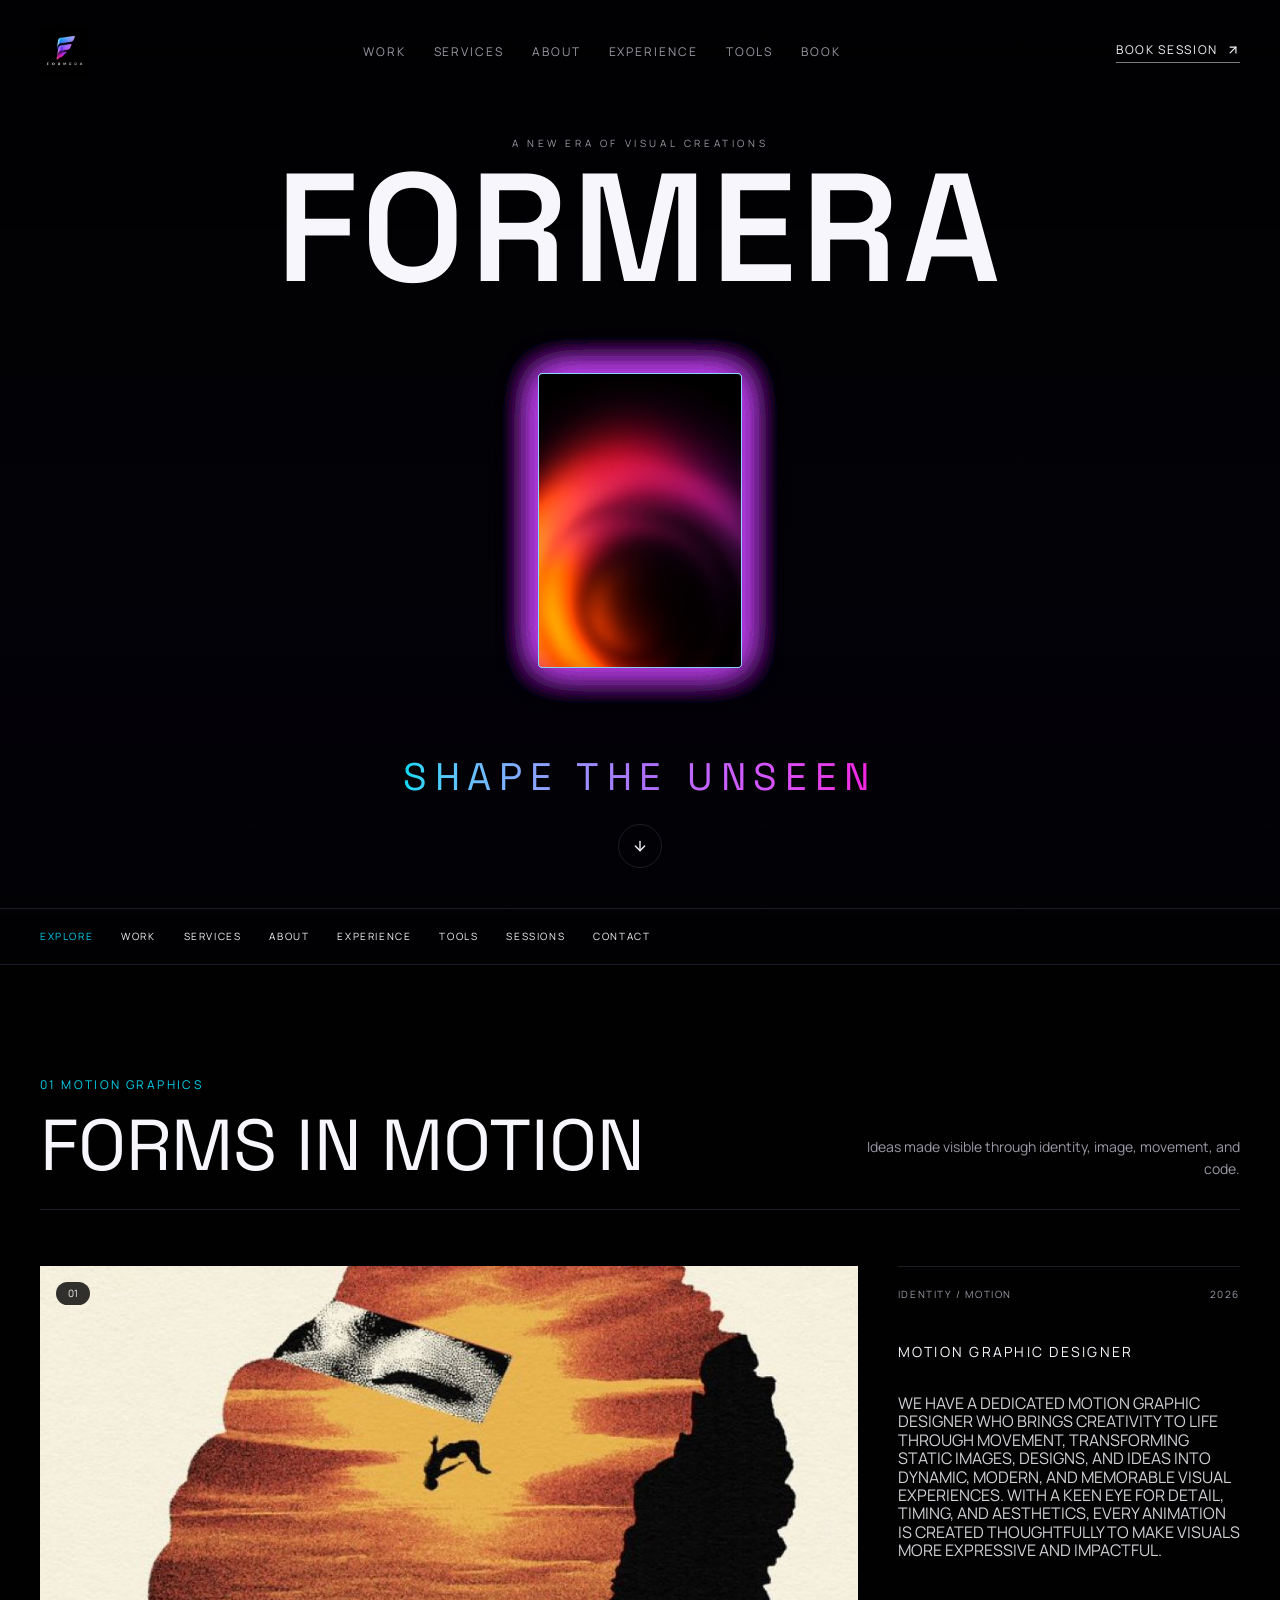
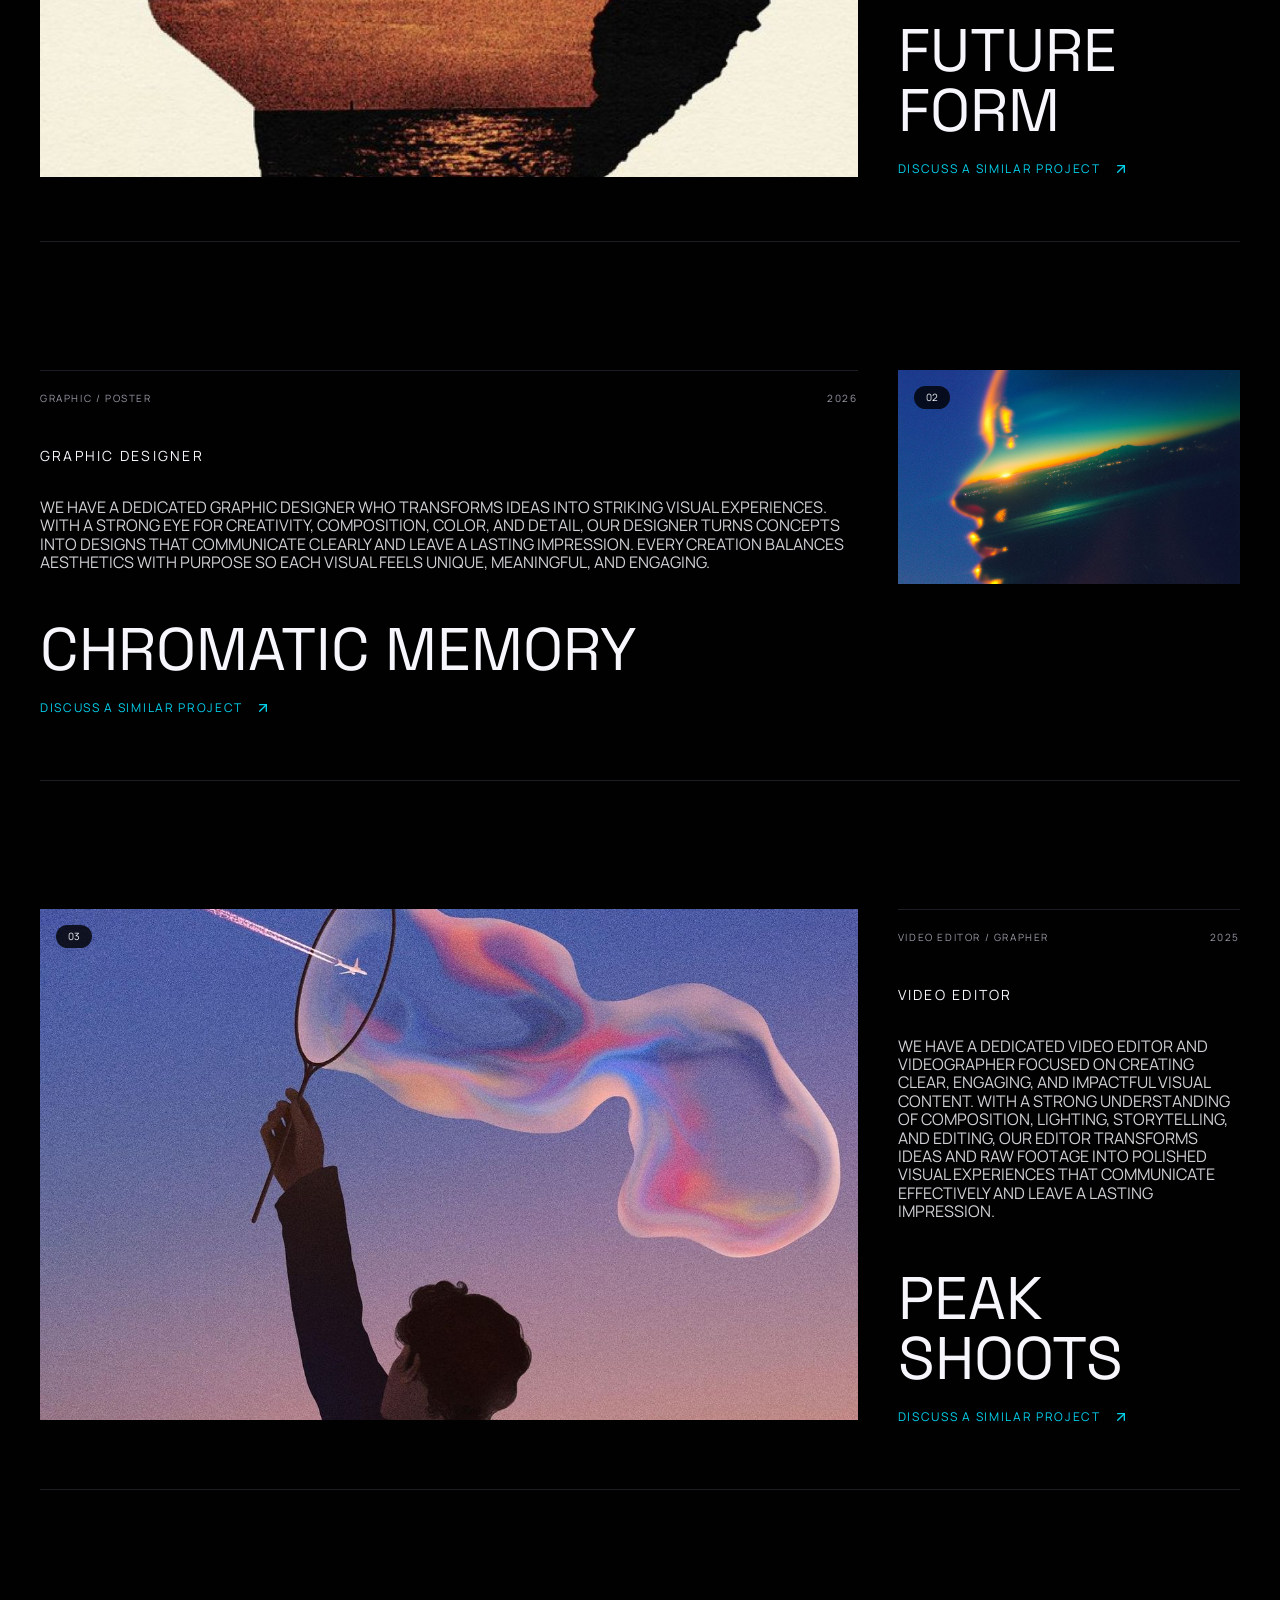
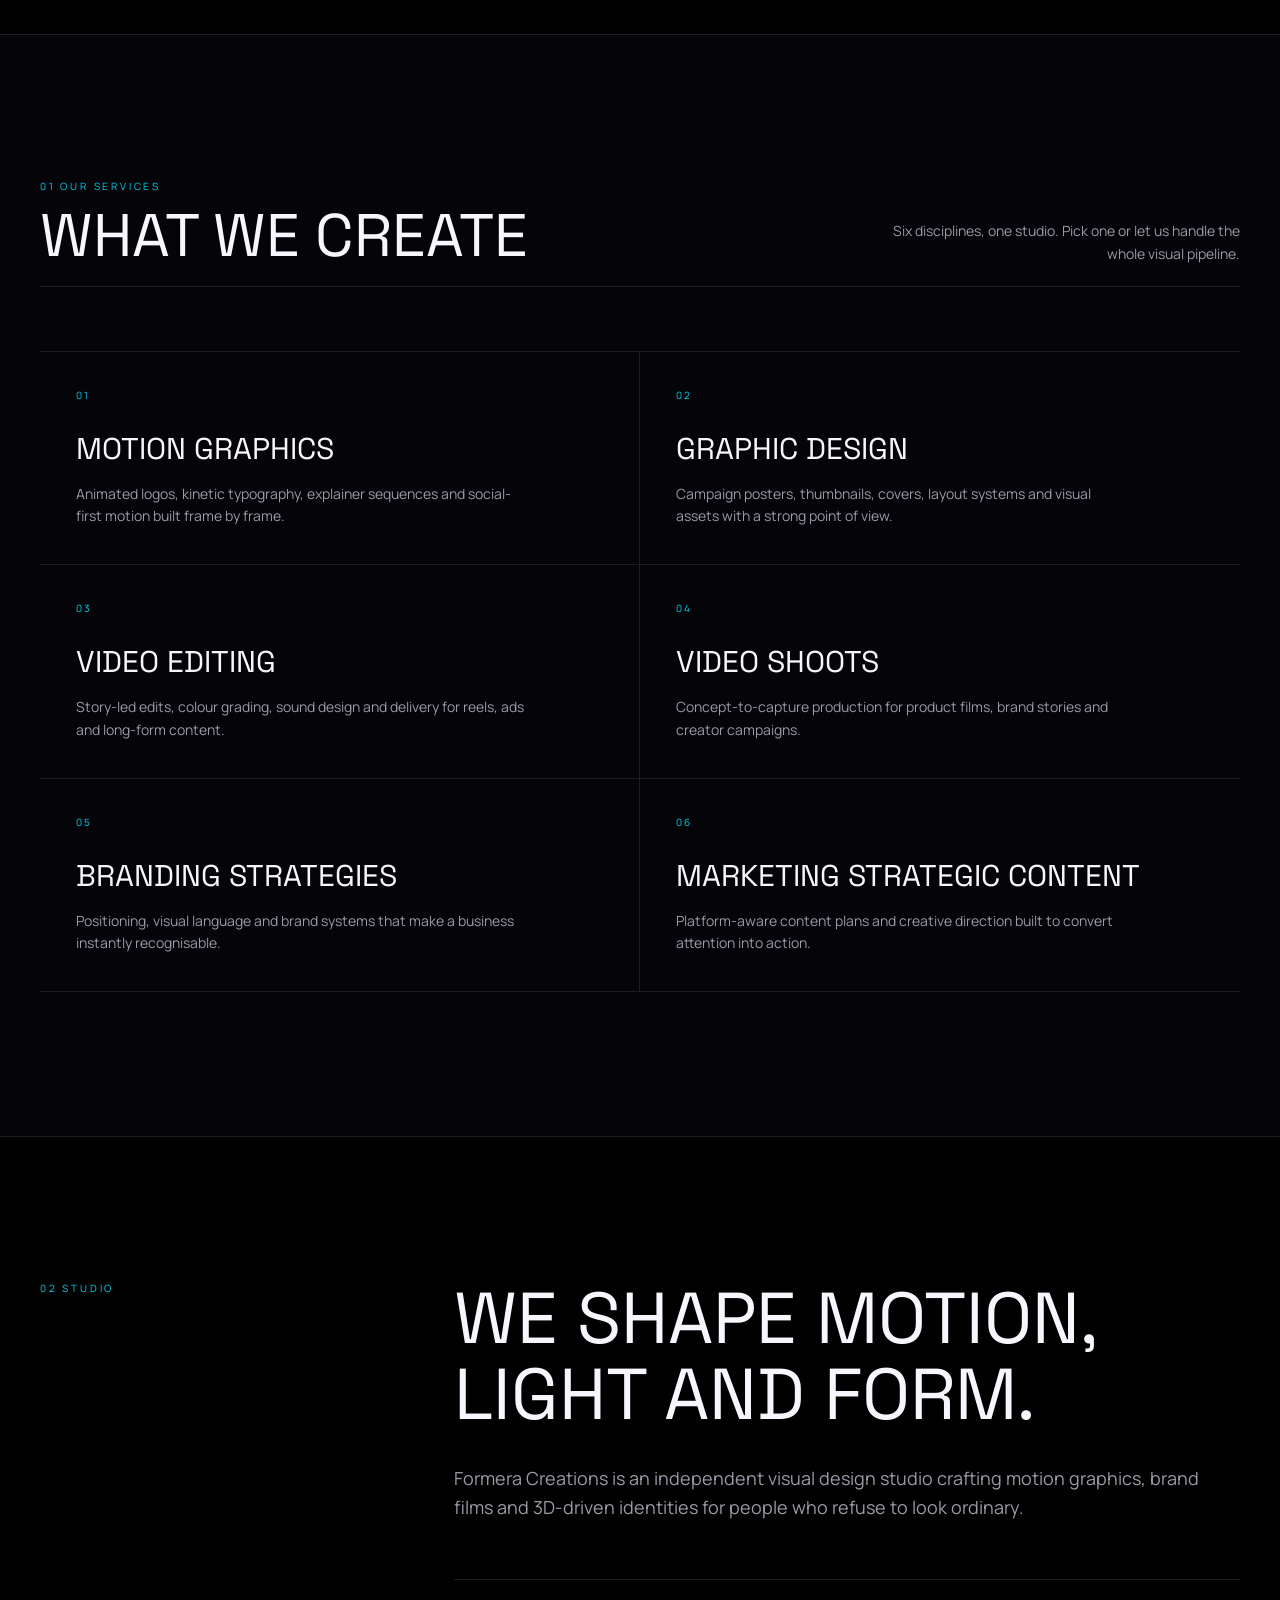
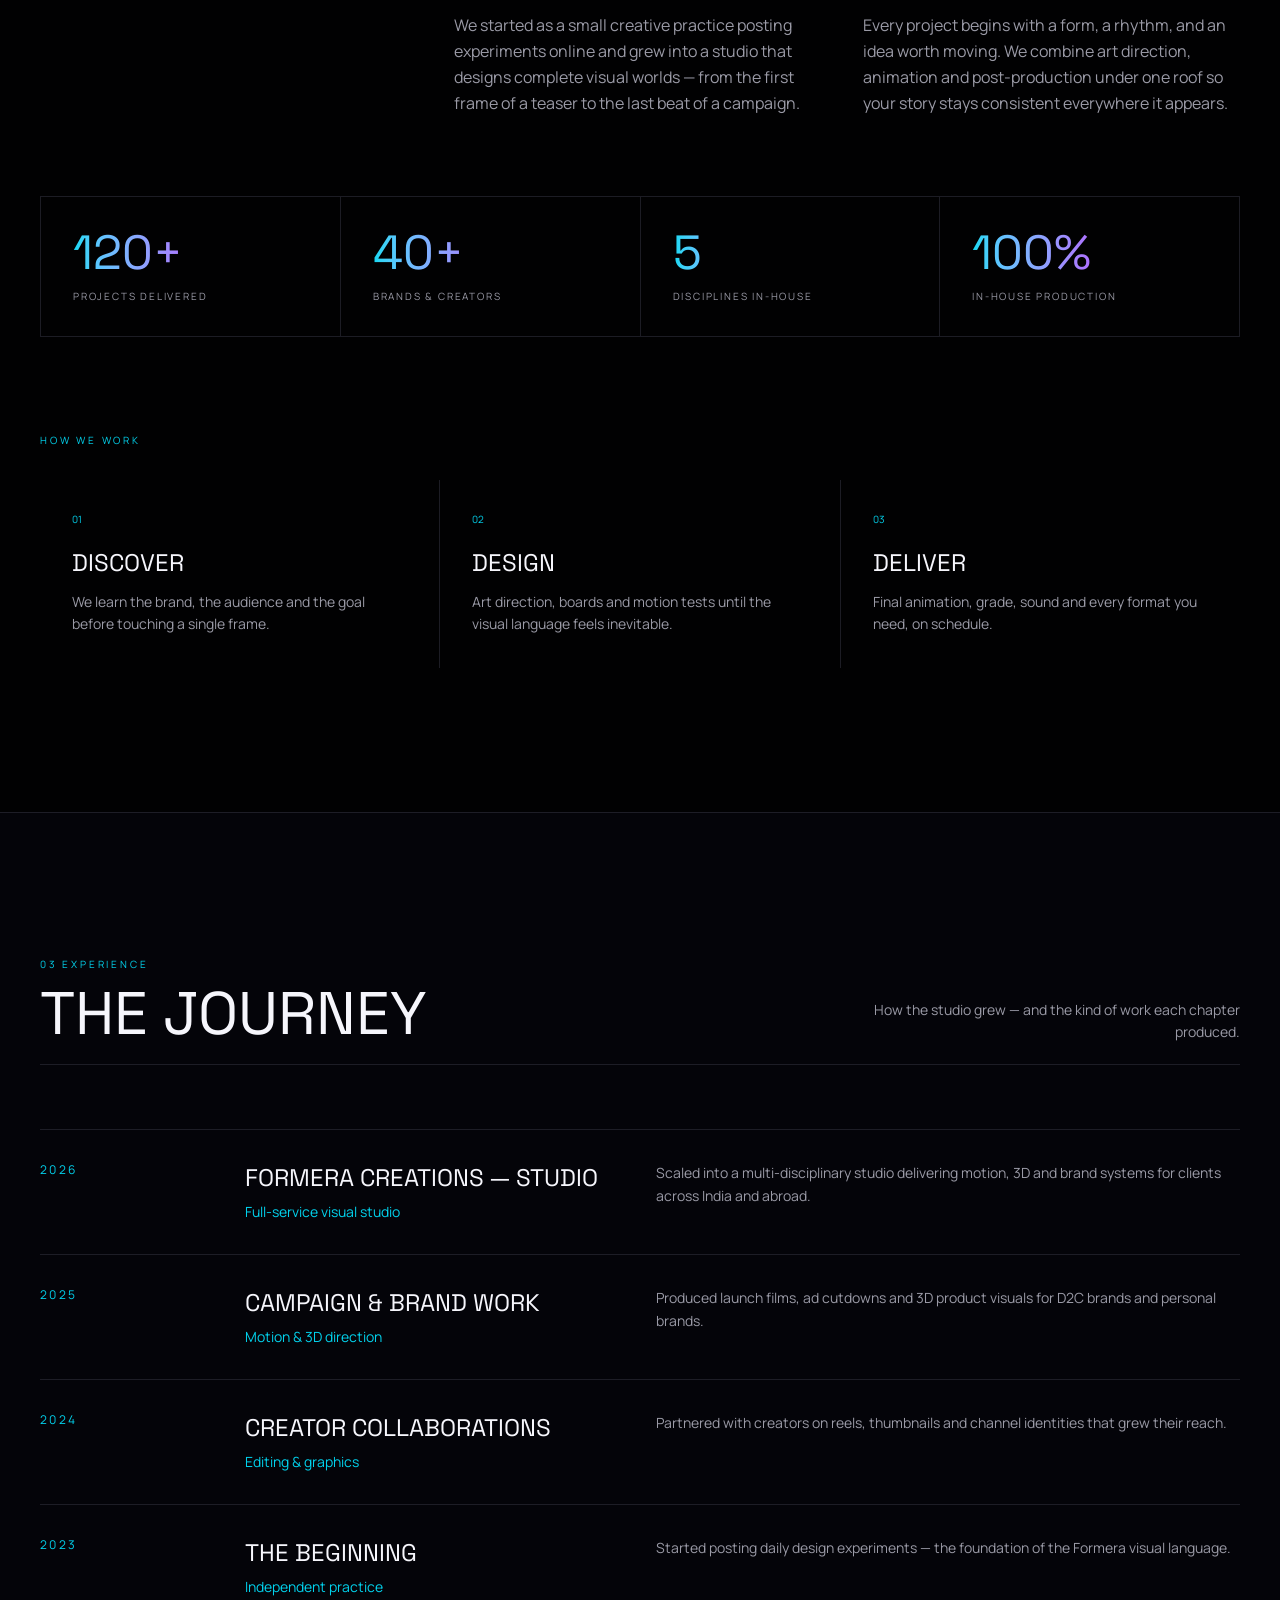
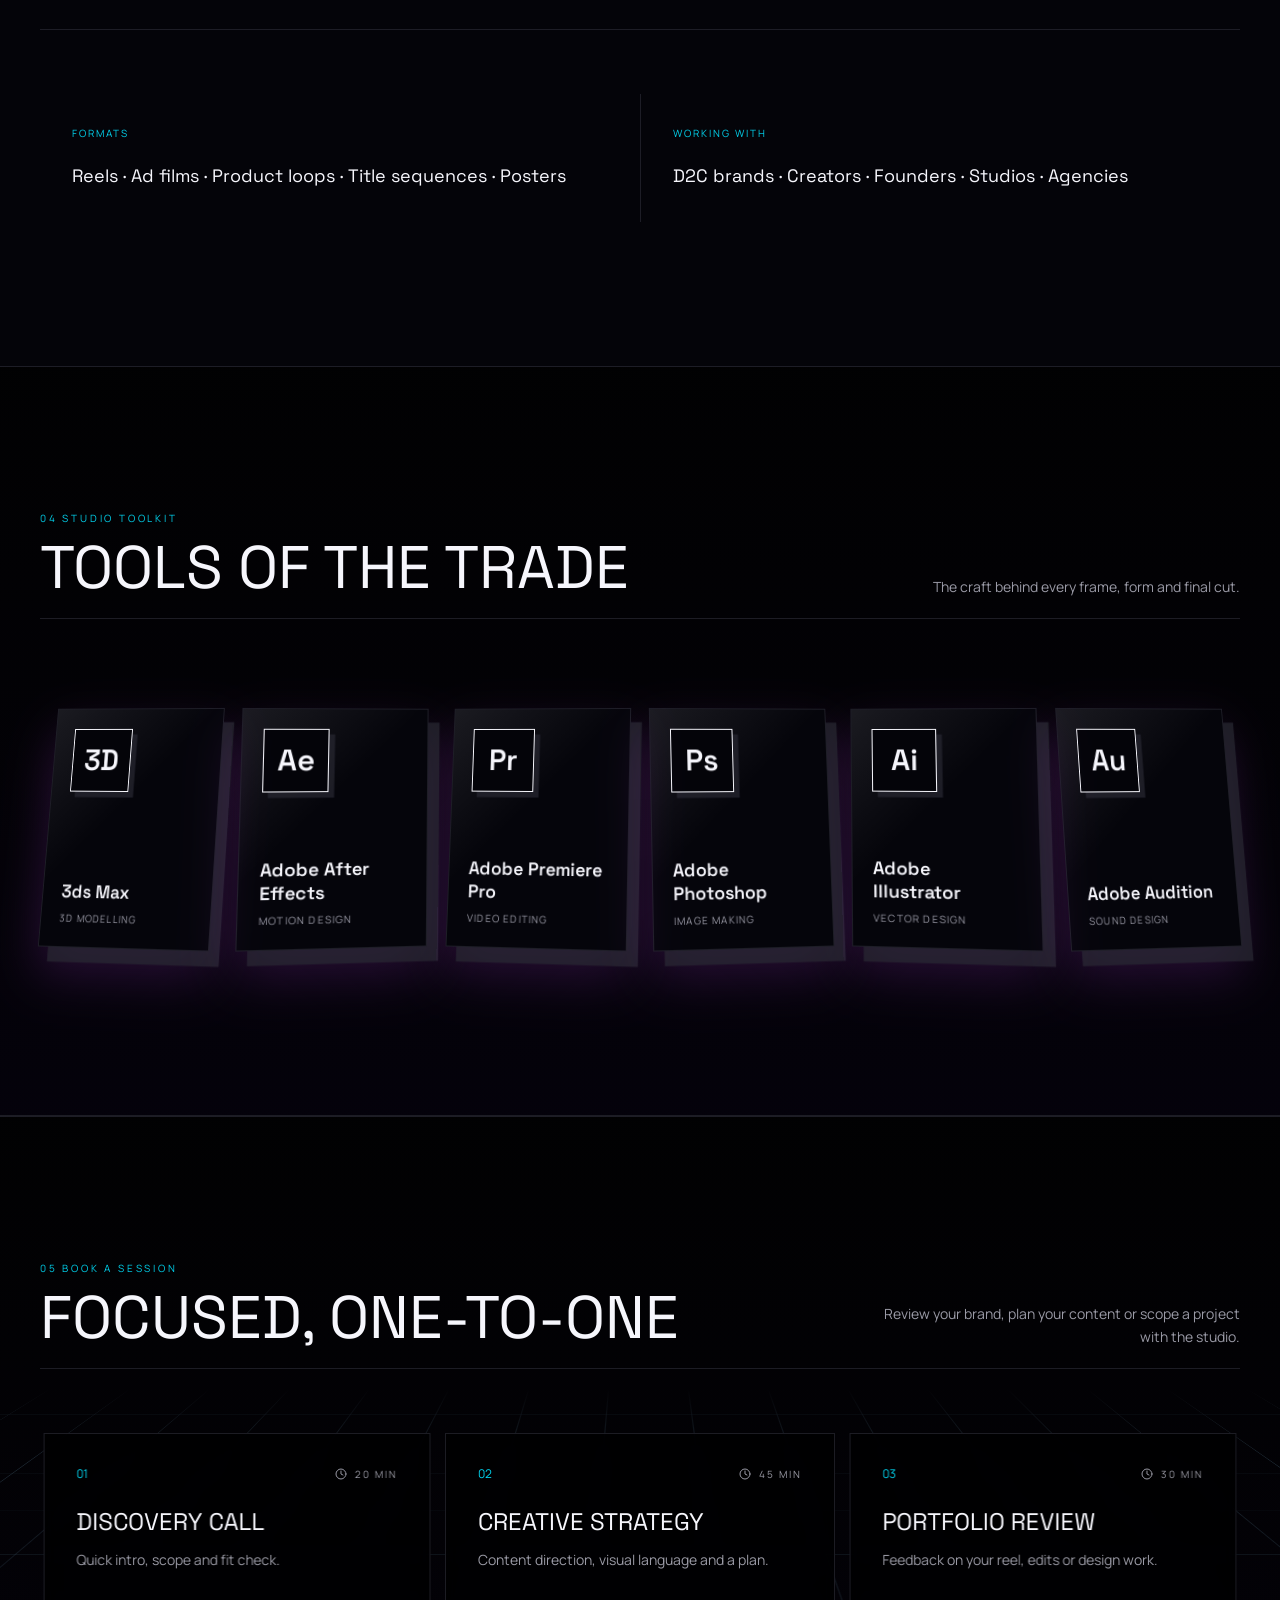
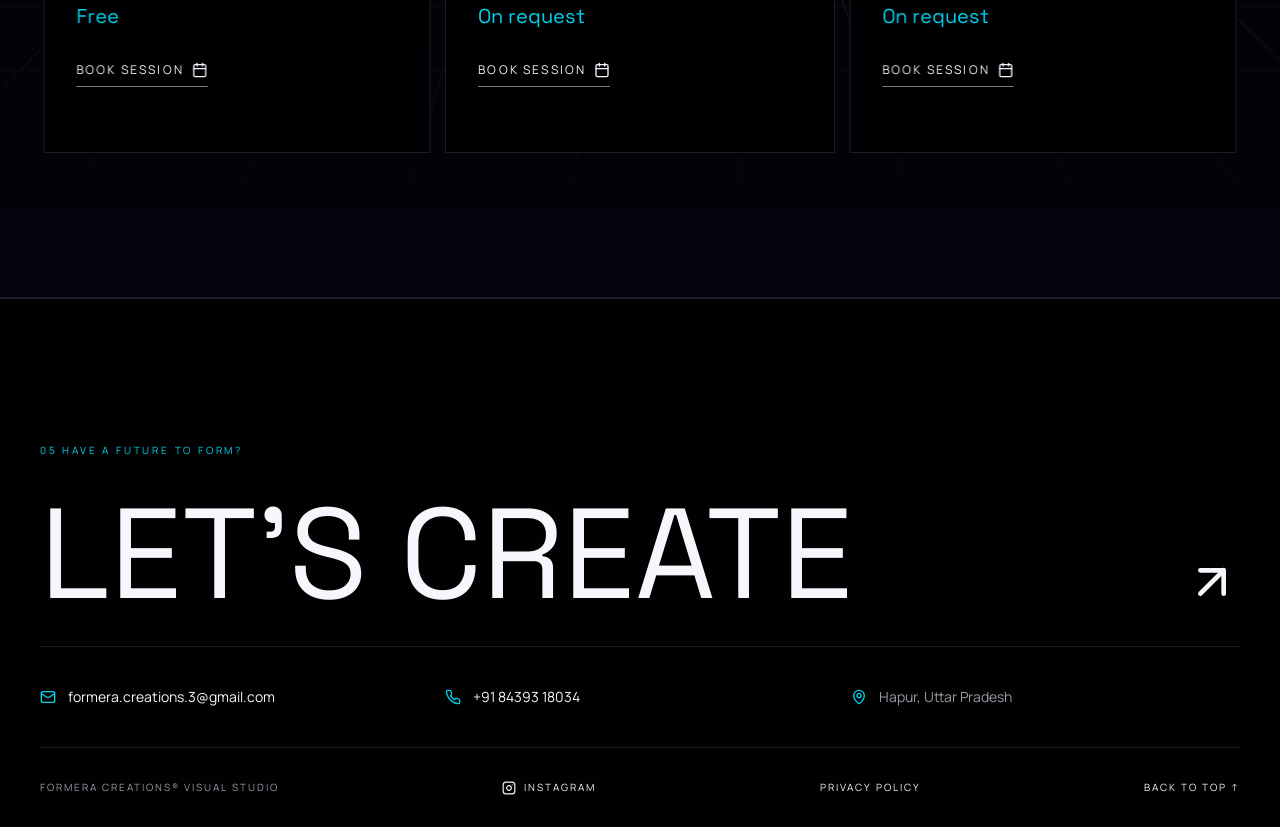
<file: index.html>
<head>
  
<!-- Google Analytics 4 - FORMERA -->
<script async src="https://www.googletagmanager.com/gtag/js?id=G-Q5YD5QLEEW"></script>

<script>
  window.dataLayer = window.dataLayer || [];
  function gtag(){dataLayer.push(arguments);}
  gtag('js', new Date());

  gtag('config', 'G-Q5YD5QLEEW');
</script>

<meta name="google-site-verification" content="IYYLPr7kty9kp2888hiC-dbi23ppqFIYEDWbVmbP9VU" />
    <meta charset="utf-8"/>
    <meta name="viewport" content="width=device-width, initial-scale=1"/>
    <title>Formera | Creative Marketing Agency in Hapur, Uttar Pradesh</title>
    <meta name="description" content="Creative marketing agency in Hapur, Uttar Pradesh (UP). Motion graphics, video editing, graphic design and video shoots for brands across UP and India."/>
    <meta name="author" content="Formera"/>
    <meta property="og:title" content="Formera | Creative Marketing Agency in Hapur, Uttar Pradesh"/>
    <meta property="og:description" content="Creative marketing agency in Hapur, Uttar Pradesh (UP). Motion graphics, video editing, graphic design and video shoots for brands across UP and India."/>
    <meta property="og:type" content="website"/>
    <meta name="twitter:card" content="summary_large_image"/>
    <meta name="keywords" content="creative marketing agency, creative marketing agency in Hapur, creative marketing agency in UP, creative agency in UP, agency in UP, marketing agency in Uttar Pradesh, marketing agency in Hapur, creative agency in Hapur, creative agency Uttar Pradesh, creative agency Western UP, creative agency, marketing agency, motion graphics agency in Hapur, motion graphics agency Uttar Pradesh, video editing agency in Hapur, video editing agency in UP, video editing agency, graphic design agency in Hapur, graphic design agency UP, graphic design agency, advertising agency Hapur, video production Uttar Pradesh, marketing creatives, social media design agency, promotional video agency, branding agency Uttar Pradesh, creative agency India"/>
    <meta name="robots" content="index, follow, max-image-preview:large"/>
    <meta name="geo.region" content="IN-UP"/>
    <meta name="geo.placename" content="Hapur, Uttar Pradesh"/>
    <meta name="geo.country" content="IN"/>
    <meta property="og:url" content="https://formera-08.github.io/formera-in/"/>
   
<!-- FORMERA SOCIAL SHARING METADATA -->

<meta property="og:image"
content="https://formera-08.github.io/formera-in/assets/formera-social-preview.jpg.jpg"/>

<meta property="og:image:secure_url"
content="https://formera-08.github.io/formera-in/assets/formera-social-preview.jpg.jpg"/>

<meta property="og:image:type" content="image/jpeg"/>
<meta property="og:image:width" content="1200"/>
<meta property="og:image:height" content="630"/>

<meta property="og:image:alt"
content="FORMERA - Creative Marketing Agency"/>

<!-- X / TWITTER SOCIAL CARD -->

<meta name="twitter:card" content="summary_large_image"/>

<meta name="twitter:image"
content="https://formera-08.github.io/formera-in/assets/formera-social-preview.jpg.jpg"/>

<meta name="twitter:image:alt"
content="FORMERA - Creative Marketing Agency"/>

    <meta property="og:locale" content="en_IN"/>
    <meta name="twitter:title" content="Formera | Creative Marketing Agency in Hapur, Uttar Pradesh"/>
    <meta name="twitter:description" content="Creative marketing agency in Hapur, Uttar Pradesh (UP). Motion graphics, video editing, graphic design and video shoots for brands across UP and India."/>
    <link rel="preconnect" href="https://fonts.googleapis.com"/>
    <link rel="preconnect" href="https://fonts.gstatic.com" crossorigin="anonymous"/>
    <link rel="stylesheet" href="https://fonts.googleapis.com/css2?family=Manrope:wght@400;500;600&amp;family=Space+Grotesk:wght@400;500;600;700&amp;display=swap"/>
    <link rel="stylesheet" href="css/styles.css"/>
    <link rel="icon" href="favicon.png" type="image/png"/>
    <link rel="canonical" href="https://formera-08.github.io/formera-in/"/>
    <link rel="alternate" hreflang="en-IN" href="https://formera-08.github.io/formera-in/"/>
    <link rel="alternate" hreflang="x-default" href="https://formera-08.github.io/formera-in/"/>
    <link rel="preload" as="image" href="assets/future-form.jpg"/>
    <link rel="preload" as="image" href="assets/chromatic-field.png"/>
    <link rel="preload" as="image" href="assets/city-memory.jpg"/>
    <link rel="preload" as="image" href="assets/crimson-aura.png"/>
    <link rel="preload" as="image" href="assets/velocity.jpg"/>
    <link rel="preload" as="image" href="assets/hue-flow.png"/>
    <link rel="preload" as="image" href="assets/kinetic-cloud.jpg"/>
    <link rel="preload" as="image" href="assets/flight-study.jpg"/>
    <link rel="preload" as="image" href="assets/formera-logo.jpg"/>
 <script type="application/ld+json">
{
  "@context": "https://schema.org",
  "@graph": [
    {
      "@type": "Organization",
      "@id": "https://formera-08.github.io/formera-in/#organization",
      "name": "Formera",
      "alternateName": "Formera Creations",
      "url": "https://formera-08.github.io/formera-in/",
      "logo": "https://formera-08.github.io/formera-in/formera-logo.jpg",
      "description": "Formera is a creative marketing agency offering motion graphics, graphic design, video editing, video shoots and creative marketing services.",
      "email": "formera.creations.3@gmail.com",
      "telephone": "+91 84393 18034",
      "address": {
        "@type": "PostalAddress",
        "addressLocality": "Hapur",
        "addressRegion": "Uttar Pradesh",
        "addressCountry": "IN"
      },
      "sameAs": [
        "https://www.instagram.com/formera_creations.3/",
        "https://topmate.io/formera_creations"
      ]
    },
    {
      "@type": "WebSite",
      "@id": "https://formera-08.github.io/formera-in/#website",
      "url": "https://formera-08.github.io/formera-in/",
      "name": "Formera",
      "publisher": {
        "@id": "https://formera-08.github.io/formera-in/#organization"
      },
      "inLanguage": "en-IN"
    }
  ]
}
</script>
  </head>
  <body>
    <main class="min-h-screen overflow-x-hidden bg-background text-foreground">
      <section class="relative min-h-svh border-b border-border">
        <div class="overflow-hidden absolute inset-0 bg-hero" style="container-type:inline-size">
          <style>@keyframes ish-r-hero{0.00%{transform:translate3d(-11.00cqw,0,-235.38cqw) rotateY(-6.00deg)}4.17%{transform:translate3d(-3.79cqw,0,-204.43cqw) rotateY(-6.92deg)}8.33%{transform:translate3d(2.73cqw,0,-177.09cqw) rotateY(-7.83deg)}12.50%{transform:translate3d(8.60cqw,0,-152.94cqw) rotateY(-8.75deg)}16.67%{transform:translate3d(13.87cqw,0,-131.60cqw) rotateY(-9.67deg)}20.83%{transform:translate3d(18.56cqw,0,-112.75cqw) rotateY(-10.58deg)}25.00%{transform:translate3d(22.72cqw,0,-96.10cqw) rotateY(-11.50deg)}29.17%{transform:translate3d(26.37cqw,0,-81.40cqw) rotateY(-12.42deg)}33.33%{transform:translate3d(29.57cqw,0,-68.40cqw) rotateY(-13.33deg)}37.50%{transform:translate3d(32.34cqw,0,-56.93cqw) rotateY(-14.25deg)}41.67%{transform:translate3d(34.71cqw,0,-46.79cqw) rotateY(-15.17deg)}45.83%{transform:translate3d(36.73cqw,0,-37.83cqw) rotateY(-16.08deg)}50.00%{transform:translate3d(38.42cqw,0,-29.92cqw) rotateY(-17.00deg)}54.17%{transform:translate3d(39.81cqw,0,-22.93cqw) rotateY(-17.92deg)}58.33%{transform:translate3d(40.94cqw,0,-16.76cqw) rotateY(-18.83deg)}62.50%{transform:translate3d(41.84cqw,0,-11.31cqw) rotateY(-19.75deg)}66.67%{transform:translate3d(42.53cqw,0,-6.49cqw) rotateY(-20.67deg)}70.83%{transform:translate3d(43.06cqw,0,-2.23cqw) rotateY(-21.58deg)}75.00%{transform:translate3d(43.43cqw,0,1.53cqw) rotateY(-22.50deg)}79.17%{transform:translate3d(43.69cqw,0,4.85cqw) rotateY(-23.42deg)}83.33%{transform:translate3d(43.85cqw,0,7.78cqw) rotateY(-24.33deg)}87.50%{transform:translate3d(43.94cqw,0,10.37cqw) rotateY(-25.25deg)}91.67%{transform:translate3d(43.98cqw,0,12.66cqw) rotateY(-26.17deg)}95.83%{transform:translate3d(44.00cqw,0,14.68cqw) rotateY(-27.08deg)}100.00%{transform:translate3d(44.00cqw,0,16.47cqw) rotateY(-28.00deg)}}@keyframes ish-l-hero{0.00%{transform:translate3d(11.00cqw,0,-235.38cqw) rotateY(6.00deg)}4.17%{transform:translate3d(3.79cqw,0,-204.43cqw) rotateY(6.92deg)}8.33%{transform:translate3d(-2.73cqw,0,-177.09cqw) rotateY(7.83deg)}12.50%{transform:translate3d(-8.60cqw,0,-152.94cqw) rotateY(8.75deg)}16.67%{transform:translate3d(-13.87cqw,0,-131.60cqw) rotateY(9.67deg)}20.83%{transform:translate3d(-18.56cqw,0,-112.75cqw) rotateY(10.58deg)}25.00%{transform:translate3d(-22.72cqw,0,-96.10cqw) rotateY(11.50deg)}29.17%{transform:translate3d(-26.37cqw,0,-81.40cqw) rotateY(12.42deg)}33.33%{transform:translate3d(-29.57cqw,0,-68.40cqw) rotateY(13.33deg)}37.50%{transform:translate3d(-32.34cqw,0,-56.93cqw) rotateY(14.25deg)}41.67%{transform:translate3d(-34.71cqw,0,-46.79cqw) rotateY(15.17deg)}45.83%{transform:translate3d(-36.73cqw,0,-37.83cqw) rotateY(16.08deg)}50.00%{transform:translate3d(-38.42cqw,0,-29.92cqw) rotateY(17.00deg)}54.17%{transform:translate3d(-39.81cqw,0,-22.93cqw) rotateY(17.92deg)}58.33%{transform:translate3d(-40.94cqw,0,-16.76cqw) rotateY(18.83deg)}62.50%{transform:translate3d(-41.84cqw,0,-11.31cqw) rotateY(19.75deg)}66.67%{transform:translate3d(-42.53cqw,0,-6.49cqw) rotateY(20.67deg)}70.83%{transform:translate3d(-43.06cqw,0,-2.23cqw) rotateY(21.58deg)}75.00%{transform:translate3d(-43.43cqw,0,1.53cqw) rotateY(22.50deg)}79.17%{transform:translate3d(-43.69cqw,0,4.85cqw) rotateY(23.42deg)}83.33%{transform:translate3d(-43.85cqw,0,7.78cqw) rotateY(24.33deg)}87.50%{transform:translate3d(-43.94cqw,0,10.37cqw) rotateY(25.25deg)}91.67%{transform:translate3d(-43.98cqw,0,12.66cqw) rotateY(26.17deg)}95.83%{transform:translate3d(-44.00cqw,0,14.68cqw) rotateY(27.08deg)}100.00%{transform:translate3d(-44.00cqw,0,16.47cqw) rotateY(28.00deg)}}@media(prefers-reduced-motion:reduce){.ish-c-hero{animation-play-state:paused}}</style>
          <div aria-hidden="true" class="pointer-events-none absolute inset-0" style="perspective:30cqw;perspective-origin:50% 54%">
            <div class="absolute inset-0" style="transform-style:preserve-3d">
              <div class="ish-c-hero absolute overflow-hidden border border-stream-border shadow-stream-card" style="left:50%;top:54%;width:16cqw;height:23cqw;margin-left:-8cqw;margin-top:-11.5cqw;border-radius:0.35cqw;animation:ish-r-hero 20s linear infinite;animation-delay:0s;backface-visibility:hidden">
                <img src="assets/future-form.jpg" alt="A surreal human silhouette in a seascape" loading="eager" decoding="async" class="h-full w-full object-cover saturate-125" draggable="false"/>
              </div>
              <div class="ish-c-hero absolute overflow-hidden border border-stream-border shadow-stream-card" style="left:50%;top:54%;width:16cqw;height:23cqw;margin-left:-8cqw;margin-top:-11.5cqw;border-radius:0.35cqw;animation:ish-r-hero 20s linear infinite;animation-delay:-2s;backface-visibility:hidden">
                <img src="assets/chromatic-field.png" alt="An iridescent chromatic field" loading="eager" decoding="async" class="h-full w-full object-cover saturate-125" draggable="false"/>
              </div>
              <div class="ish-c-hero absolute overflow-hidden border border-stream-border shadow-stream-card" style="left:50%;top:54%;width:16cqw;height:23cqw;margin-left:-8cqw;margin-top:-11.5cqw;border-radius:0.35cqw;animation:ish-r-hero 20s linear infinite;animation-delay:-4s;backface-visibility:hidden">
                <img src="assets/city-memory.jpg" alt="A portrait layered with a city at dusk" loading="eager" decoding="async" class="h-full w-full object-cover saturate-125" draggable="false"/>
              </div>
              <div class="ish-c-hero absolute overflow-hidden border border-stream-border shadow-stream-card" style="left:50%;top:54%;width:16cqw;height:23cqw;margin-left:-8cqw;margin-top:-11.5cqw;border-radius:0.35cqw;animation:ish-r-hero 20s linear infinite;animation-delay:-6s;backface-visibility:hidden">
                <img src="assets/crimson-aura.png" alt="A luminous crimson aura" loading="eager" decoding="async" class="h-full w-full object-cover saturate-125" draggable="false"/>
              </div>
              <div class="ish-c-hero absolute overflow-hidden border border-stream-border shadow-stream-card" style="left:50%;top:54%;width:16cqw;height:23cqw;margin-left:-8cqw;margin-top:-11.5cqw;border-radius:0.35cqw;animation:ish-r-hero 20s linear infinite;animation-delay:-8s;backface-visibility:hidden">
                <img src="assets/velocity.jpg" alt="An abstract portrait in motion" loading="eager" decoding="async" class="h-full w-full object-cover saturate-125" draggable="false"/>
              </div>
              <div class="ish-c-hero absolute overflow-hidden border border-stream-border shadow-stream-card" style="left:50%;top:54%;width:16cqw;height:23cqw;margin-left:-8cqw;margin-top:-11.5cqw;border-radius:0.35cqw;animation:ish-r-hero 20s linear infinite;animation-delay:-10s;backface-visibility:hidden">
                <img src="assets/hue-flow.png" alt="A flowing spectral color study" loading="eager" decoding="async" class="h-full w-full object-cover saturate-125" draggable="false"/>
              </div>
              <div class="ish-c-hero absolute overflow-hidden border border-stream-border shadow-stream-card" style="left:50%;top:54%;width:16cqw;height:23cqw;margin-left:-8cqw;margin-top:-11.5cqw;border-radius:0.35cqw;animation:ish-r-hero 20s linear infinite;animation-delay:-12s;backface-visibility:hidden">
                <img src="assets/kinetic-cloud.jpg" alt="A figure dissolving into a colorful cloud" loading="eager" decoding="async" class="h-full w-full object-cover saturate-125" draggable="false"/>
              </div>
              <div class="ish-c-hero absolute overflow-hidden border border-stream-border shadow-stream-card" style="left:50%;top:54%;width:16cqw;height:23cqw;margin-left:-8cqw;margin-top:-11.5cqw;border-radius:0.35cqw;animation:ish-r-hero 20s linear infinite;animation-delay:-14s;backface-visibility:hidden">
                <img src="assets/flight-study.jpg" alt="A surreal hand and bird composition" loading="eager" decoding="async" class="h-full w-full object-cover saturate-125" draggable="false"/>
              </div>
              <div class="ish-c-hero absolute overflow-hidden border border-stream-border shadow-stream-card" style="left:50%;top:54%;width:16cqw;height:23cqw;margin-left:-8cqw;margin-top:-11.5cqw;border-radius:0.35cqw;animation:ish-r-hero 20s linear infinite;animation-delay:-16s;backface-visibility:hidden">
                <img src="assets/future-form.jpg" alt="A surreal human silhouette in a seascape" loading="eager" decoding="async" class="h-full w-full object-cover saturate-125" draggable="false"/>
              </div>
              <div class="ish-c-hero absolute overflow-hidden border border-stream-border shadow-stream-card" style="left:50%;top:54%;width:16cqw;height:23cqw;margin-left:-8cqw;margin-top:-11.5cqw;border-radius:0.35cqw;animation:ish-r-hero 20s linear infinite;animation-delay:-18s;backface-visibility:hidden">
                <img src="assets/chromatic-field.png" alt="An iridescent chromatic field" loading="eager" decoding="async" class="h-full w-full object-cover saturate-125" draggable="false"/>
              </div>
              <div class="ish-c-hero absolute overflow-hidden border border-stream-border shadow-stream-card" style="left:50%;top:54%;width:16cqw;height:23cqw;margin-left:-8cqw;margin-top:-11.5cqw;border-radius:0.35cqw;animation:ish-l-hero 20s linear infinite;animation-delay:0s;backface-visibility:hidden">
                <img src="assets/future-form.jpg" alt="A surreal human silhouette in a seascape" loading="eager" decoding="async" class="h-full w-full object-cover saturate-125" draggable="false"/>
              </div>
              <div class="ish-c-hero absolute overflow-hidden border border-stream-border shadow-stream-card" style="left:50%;top:54%;width:16cqw;height:23cqw;margin-left:-8cqw;margin-top:-11.5cqw;border-radius:0.35cqw;animation:ish-l-hero 20s linear infinite;animation-delay:-2s;backface-visibility:hidden">
                <img src="assets/chromatic-field.png" alt="An iridescent chromatic field" loading="eager" decoding="async" class="h-full w-full object-cover saturate-125" draggable="false"/>
              </div>
              <div class="ish-c-hero absolute overflow-hidden border border-stream-border shadow-stream-card" style="left:50%;top:54%;width:16cqw;height:23cqw;margin-left:-8cqw;margin-top:-11.5cqw;border-radius:0.35cqw;animation:ish-l-hero 20s linear infinite;animation-delay:-4s;backface-visibility:hidden">
                <img src="assets/city-memory.jpg" alt="A portrait layered with a city at dusk" loading="eager" decoding="async" class="h-full w-full object-cover saturate-125" draggable="false"/>
              </div>
              <div class="ish-c-hero absolute overflow-hidden border border-stream-border shadow-stream-card" style="left:50%;top:54%;width:16cqw;height:23cqw;margin-left:-8cqw;margin-top:-11.5cqw;border-radius:0.35cqw;animation:ish-l-hero 20s linear infinite;animation-delay:-6s;backface-visibility:hidden">
                <img src="assets/crimson-aura.png" alt="A luminous crimson aura" loading="eager" decoding="async" class="h-full w-full object-cover saturate-125" draggable="false"/>
              </div>
              <div class="ish-c-hero absolute overflow-hidden border border-stream-border shadow-stream-card" style="left:50%;top:54%;width:16cqw;height:23cqw;margin-left:-8cqw;margin-top:-11.5cqw;border-radius:0.35cqw;animation:ish-l-hero 20s linear infinite;animation-delay:-8s;backface-visibility:hidden">
                <img src="assets/velocity.jpg" alt="An abstract portrait in motion" loading="eager" decoding="async" class="h-full w-full object-cover saturate-125" draggable="false"/>
              </div>
              <div class="ish-c-hero absolute overflow-hidden border border-stream-border shadow-stream-card" style="left:50%;top:54%;width:16cqw;height:23cqw;margin-left:-8cqw;margin-top:-11.5cqw;border-radius:0.35cqw;animation:ish-l-hero 20s linear infinite;animation-delay:-10s;backface-visibility:hidden">
                <img src="assets/hue-flow.png" alt="A flowing spectral color study" loading="eager" decoding="async" class="h-full w-full object-cover saturate-125" draggable="false"/>
              </div>
              <div class="ish-c-hero absolute overflow-hidden border border-stream-border shadow-stream-card" style="left:50%;top:54%;width:16cqw;height:23cqw;margin-left:-8cqw;margin-top:-11.5cqw;border-radius:0.35cqw;animation:ish-l-hero 20s linear infinite;animation-delay:-12s;backface-visibility:hidden">
                <img src="assets/kinetic-cloud.jpg" alt="A figure dissolving into a colorful cloud" loading="eager" decoding="async" class="h-full w-full object-cover saturate-125" draggable="false"/>
              </div>
              <div class="ish-c-hero absolute overflow-hidden border border-stream-border shadow-stream-card" style="left:50%;top:54%;width:16cqw;height:23cqw;margin-left:-8cqw;margin-top:-11.5cqw;border-radius:0.35cqw;animation:ish-l-hero 20s linear infinite;animation-delay:-14s;backface-visibility:hidden">
                <img src="assets/flight-study.jpg" alt="A surreal hand and bird composition" loading="eager" decoding="async" class="h-full w-full object-cover saturate-125" draggable="false"/>
              </div>
              <div class="ish-c-hero absolute overflow-hidden border border-stream-border shadow-stream-card" style="left:50%;top:54%;width:16cqw;height:23cqw;margin-left:-8cqw;margin-top:-11.5cqw;border-radius:0.35cqw;animation:ish-l-hero 20s linear infinite;animation-delay:-16s;backface-visibility:hidden">
                <img src="assets/future-form.jpg" alt="A surreal human silhouette in a seascape" loading="eager" decoding="async" class="h-full w-full object-cover saturate-125" draggable="false"/>
              </div>
              <div class="ish-c-hero absolute overflow-hidden border border-stream-border shadow-stream-card" style="left:50%;top:54%;width:16cqw;height:23cqw;margin-left:-8cqw;margin-top:-11.5cqw;border-radius:0.35cqw;animation:ish-l-hero 20s linear infinite;animation-delay:-18s;backface-visibility:hidden">
                <img src="assets/chromatic-field.png" alt="An iridescent chromatic field" loading="eager" decoding="async" class="h-full w-full object-cover saturate-125" draggable="false"/>
              </div>
            </div>
          </div>
          <div class="absolute inset-0 bg-hero-vignette">
          </div>
        </div>
        <header class="relative z-20 flex items-center justify-between px-5 py-5 md:px-10 md:py-7">
          <a href="#top" aria-label="Formera home" class="block transition-opacity hover:opacity-75"><img src="assets/formera-logo.jpg" alt="Formera" class="h-10 w-auto md:h-12"/></a>
          <nav class="hidden items-center gap-7 text-xs uppercase tracking-[0.16em] lg:flex">
            <a href="#work" class="nav-link">Work</a>
            <a href="#services" class="nav-link">Services</a>
            <a href="#about" class="nav-link">About</a>
            <a href="#experience" class="nav-link">Experience</a>
            <a href="#tools" class="nav-link">Tools</a>
            <a href="#sessions" class="nav-link">Book</a>
          </nav>
          <a href="https://topmate.io/formera_creations" target="_blank" rel="noreferrer" class="group inline-flex items-center gap-2 border-b border-foreground/50 pb-1 text-xs uppercase tracking-[0.14em]">Book session <svg xmlns="http://www.w3.org/2000/svg" width="24" height="24" viewBox="0 0 24 24" fill="none" stroke="currentColor" stroke-width="2" stroke-linecap="round" stroke-linejoin="round" class="lucide lucide-arrow-up-right size-3.5 transition-transform group-hover:translate-x-0.5 group-hover:-translate-y-0.5" aria-hidden="true"><path d="M7 7h10v10"></path><path d="M7 17 17 7"></path></svg></a>
        </header>
        <div id="top" class="relative z-10 flex min-h-[calc(100svh-96px)] flex-col px-5 pb-8 pt-8 md:px-10 md:pb-10">
          <div class="mx-auto text-center">
            <p class="mb-4 text-[10px] uppercase tracking-[0.36em] text-muted-foreground">A new era of visual creations</p>
            <h1 class="font-display text-[clamp(3.5rem,12vw,11rem)] font-semibold uppercase leading-[0.8] tracking-[0.03em]">Formera</h1>
          </div>
          <div class="mt-auto flex flex-col items-center gap-7">
            <p class="font-display text-[clamp(1.2rem,3vw,2.5rem)] uppercase leading-none tracking-[0.2em] text-gradient">Shape the unseen</p>
            <a href="#work" aria-label="Explore selected work" class="grid size-11 place-items-center rounded-full border border-border transition-colors hover:border-accent hover:text-accent"><svg xmlns="http://www.w3.org/2000/svg" width="24" height="24" viewBox="0 0 24 24" fill="none" stroke="currentColor" stroke-width="2" stroke-linecap="round" stroke-linejoin="round" class="lucide lucide-arrow-down size-4" aria-hidden="true"><path d="M12 5v14"></path><path d="m19 12-7 7-7-7"></path></svg></a>
          </div>
        </div>
        <nav aria-label="Page sections" class="relative z-20 flex gap-7 overflow-x-auto border-t border-border px-5 py-5 text-[10px] uppercase tracking-[0.16em] md:px-10">
          <a href="#work" class="text-accent">Explore</a>
          <a href="#work">Work</a>
          <a href="#services">Services</a>
          <a href="#about">About</a>
          <a href="#experience">Experience</a>
          <a href="#tools">Tools</a>
          <a href="#sessions">Sessions</a>
          <a href="#contact">Contact</a>
        </nav>
      </section>
      <section id="work" class="px-5 pb-24 pt-20 md:px-10 md:pb-36 md:pt-28">
        <div class="mb-14 flex flex-col justify-between gap-7 border-b border-border pb-7 md:flex-row md:items-end">
          <div>
            <p class="text-xs uppercase tracking-[0.2em] text-accent">01 Motion Graphics</p>
            <h2 class="mt-4 font-display text-5xl uppercase leading-none md:text-7xl">Forms in motion</h2>
          </div>
          <p class="max-w-sm text-sm leading-relaxed text-muted-foreground md:text-right">Ideas made visible through identity, image, movement, and code.</p>
        </div>
        <div class="space-y-20 md:space-y-32">
          <article class="featured-work-grid border-b border-border pb-16">
            <figure>
              <div class="relative aspect-[16/10] overflow-hidden bg-muted">
                <span class="absolute left-4 top-4 z-10 rounded-full bg-background/80 px-3 py-1 text-[10px]">01</span>
                <img src="assets/future-form.jpg" alt="Surreal portrait artwork for Future Form" class="h-full w-full object-cover transition-transform duration-700 hover:scale-[1.02]"/>
              </div>
            </figure>
            <div class="flex flex-col border-t border-border pt-5 ">
              <div class="flex justify-between text-[10px] uppercase tracking-[0.16em] text-muted-foreground">
                <span>Identity / Motion</span>
                <span>2026</span>
              </div>
              <h3 class="mt-10 text-sm uppercase tracking-[0.16em]">Motion Graphic Designer</h3>
              <p class="mt-8 text-sm uppercase leading-[1.15] text-foreground/85 md:text-base">We have a dedicated motion graphic designer who brings creativity to life through movement, transforming static images, designs, and ideas into dynamic, modern, and memorable visual experiences. With a keen eye for detail, timing, and aesthetics, every animation is created thoughtfully to make visuals more expressive and impactful.</p>
              <div class="mt-auto pt-12">
                <p class="font-display text-4xl uppercase md:text-6xl">Future Form</p>
                <a href="mailto:formera.creations.3@gmail.com?subject=Discuss%20a%20project%20like%20Future%20Form" class="mt-5 inline-flex items-center gap-3 text-xs uppercase tracking-[0.14em] text-accent">Discuss a similar project <svg xmlns="http://www.w3.org/2000/svg" width="24" height="24" viewBox="0 0 24 24" fill="none" stroke="currentColor" stroke-width="2" stroke-linecap="round" stroke-linejoin="round" class="lucide lucide-arrow-up-right size-4" aria-hidden="true"><path d="M7 7h10v10"></path><path d="M7 17 17 7"></path></svg></a>
              </div>
            </div>
          </article>
          <article class="featured-work-grid border-b border-border pb-16">
            <figure class="md:order-2">
              <div class="relative aspect-[16/10] overflow-hidden bg-muted">
                <span class="absolute left-4 top-4 z-10 rounded-full bg-background/80 px-3 py-1 text-[10px]">02</span>
                <img src="assets/city-memory.jpg" alt="Blue chromatic portrait artwork" class="h-full w-full object-cover transition-transform duration-700 hover:scale-[1.02]"/>
              </div>
            </figure>
            <div class="flex flex-col border-t border-border pt-5 md:order-1">
              <div class="flex justify-between text-[10px] uppercase tracking-[0.16em] text-muted-foreground">
                <span>Graphic / Poster</span>
                <span>2026</span>
              </div>
              <h3 class="mt-10 text-sm uppercase tracking-[0.16em]">Graphic Designer</h3>
              <p class="mt-8 text-sm uppercase leading-[1.15] text-foreground/85 md:text-base">We have a dedicated graphic designer who transforms ideas into striking visual experiences. With a strong eye for creativity, composition, color, and detail, our designer turns concepts into designs that communicate clearly and leave a lasting impression. Every creation balances aesthetics with purpose so each visual feels unique, meaningful, and engaging.</p>
              <div class="mt-auto pt-12">
                <p class="font-display text-4xl uppercase md:text-6xl">Chromatic Memory</p>
                <a href="mailto:formera.creations.3@gmail.com?subject=Discuss%20a%20project%20like%20Chromatic%20Memory" class="mt-5 inline-flex items-center gap-3 text-xs uppercase tracking-[0.14em] text-accent">Discuss a similar project <svg xmlns="http://www.w3.org/2000/svg" width="24" height="24" viewBox="0 0 24 24" fill="none" stroke="currentColor" stroke-width="2" stroke-linecap="round" stroke-linejoin="round" class="lucide lucide-arrow-up-right size-4" aria-hidden="true"><path d="M7 7h10v10"></path><path d="M7 17 17 7"></path></svg></a>
              </div>
            </div>
          </article>
          <article class="featured-work-grid border-b border-border pb-16">
            <figure>
              <div class="relative aspect-[16/10] overflow-hidden bg-muted">
                <span class="absolute left-4 top-4 z-10 rounded-full bg-background/80 px-3 py-1 text-[10px]">03</span>
                <img src="assets/kinetic-cloud.jpg" alt="Figure reaching toward a flowing color form" class="h-full w-full object-cover transition-transform duration-700 hover:scale-[1.02]"/>
              </div>
            </figure>
            <div class="flex flex-col border-t border-border pt-5 ">
              <div class="flex justify-between text-[10px] uppercase tracking-[0.16em] text-muted-foreground">
                <span>Video Editor / Grapher</span>
                <span>2025</span>
              </div>
              <h3 class="mt-10 text-sm uppercase tracking-[0.16em]">Video Editor</h3>
              <p class="mt-8 text-sm uppercase leading-[1.15] text-foreground/85 md:text-base">We have a dedicated video editor and videographer focused on creating clear, engaging, and impactful visual content. With a strong understanding of composition, lighting, storytelling, and editing, our editor transforms ideas and raw footage into polished visual experiences that communicate effectively and leave a lasting impression.</p>
              <div class="mt-auto pt-12">
                <p class="font-display text-4xl uppercase md:text-6xl">Peak Shoots</p>
                <a href="mailto:formera.creations.3@gmail.com?subject=Discuss%20a%20project%20like%20Peak%20Shoots" class="mt-5 inline-flex items-center gap-3 text-xs uppercase tracking-[0.14em] text-accent">Discuss a similar project <svg xmlns="http://www.w3.org/2000/svg" width="24" height="24" viewBox="0 0 24 24" fill="none" stroke="currentColor" stroke-width="2" stroke-linecap="round" stroke-linejoin="round" class="lucide lucide-arrow-up-right size-4" aria-hidden="true"><path d="M7 7h10v10"></path><path d="M7 17 17 7"></path></svg></a>
              </div>
            </div>
          </article>
        </div>
      </section>
      <section id="services" class="border-y border-border bg-secondary px-5 py-24 md:px-10 md:py-36">
        <div class="mb-16 flex items-end justify-between gap-8 border-b border-border pb-5">
          <div>
            <p class="mb-3 text-[10px] uppercase tracking-[0.28em] text-accent">01 Our services</p>
            <h2 class="font-display text-4xl uppercase md:text-6xl">What we create</h2>
          </div>
          <p class="hidden max-w-sm text-right text-sm leading-relaxed text-muted-foreground md:block">Six disciplines, one studio. Pick one or let us handle the whole visual pipeline.</p>
        </div>
        <div class="service-grid border-t border-border">
          <article class="group border-b border-border py-8 md:p-9">
            <p class="text-[10px] tracking-[0.2em] text-accent">01</p>
            <h3 class="mt-7 font-display text-3xl uppercase transition-transform duration-300 group-hover:translate-x-2">Motion Graphics</h3>
            <p class="mt-4 max-w-md text-sm leading-relaxed text-muted-foreground">Animated logos, kinetic typography, explainer sequences and social-first motion built frame by frame.</p>
          </article>
          <article class="group border-b border-border py-8 md:p-9">
            <p class="text-[10px] tracking-[0.2em] text-accent">02</p>
            <h3 class="mt-7 font-display text-3xl uppercase transition-transform duration-300 group-hover:translate-x-2">Graphic Design</h3>
            <p class="mt-4 max-w-md text-sm leading-relaxed text-muted-foreground">Campaign posters, thumbnails, covers, layout systems and visual assets with a strong point of view.</p>
          </article>
          <article class="group border-b border-border py-8 md:p-9">
            <p class="text-[10px] tracking-[0.2em] text-accent">03</p>
            <h3 class="mt-7 font-display text-3xl uppercase transition-transform duration-300 group-hover:translate-x-2">Video Editing</h3>
            <p class="mt-4 max-w-md text-sm leading-relaxed text-muted-foreground">Story-led edits, colour grading, sound design and delivery for reels, ads and long-form content.</p>
          </article>
          <article class="group border-b border-border py-8 md:p-9">
            <p class="text-[10px] tracking-[0.2em] text-accent">04</p>
            <h3 class="mt-7 font-display text-3xl uppercase transition-transform duration-300 group-hover:translate-x-2">Video Shoots</h3>
            <p class="mt-4 max-w-md text-sm leading-relaxed text-muted-foreground">Concept-to-capture production for product films, brand stories and creator campaigns.</p>
          </article>
          <article class="group border-b border-border py-8 md:p-9">
            <p class="text-[10px] tracking-[0.2em] text-accent">05</p>
            <h3 class="mt-7 font-display text-3xl uppercase transition-transform duration-300 group-hover:translate-x-2">Branding Strategies</h3>
            <p class="mt-4 max-w-md text-sm leading-relaxed text-muted-foreground">Positioning, visual language and brand systems that make a business instantly recognisable.</p>
          </article>
          <article class="group border-b border-border py-8 md:p-9">
            <p class="text-[10px] tracking-[0.2em] text-accent">06</p>
            <h3 class="mt-7 font-display text-3xl uppercase transition-transform duration-300 group-hover:translate-x-2">Marketing Strategic Content</h3>
            <p class="mt-4 max-w-md text-sm leading-relaxed text-muted-foreground">Platform-aware content plans and creative direction built to convert attention into action.</p>
          </article>
        </div>
      </section>
      <section id="about" class="px-5 py-24 md:px-10 md:py-36">
        <div class="grid gap-14 md:grid-cols-[1fr_2.2fr]">
          <p class="text-[10px] uppercase tracking-[0.28em] text-accent">02 Studio</p>
          <div>
            <h2 class="max-w-5xl font-display text-4xl uppercase leading-[1.05] md:text-7xl">We shape motion, light and form.</h2>
            <p class="mt-8 max-w-3xl text-lg leading-relaxed text-muted-foreground">Formera Creations is an independent visual design studio crafting motion graphics, brand films and 3D-driven identities for people who refuse to look ordinary.</p>
            <div class="mt-14 grid gap-8 border-t border-border pt-8 md:grid-cols-2">
              <p class="leading-relaxed text-muted-foreground">We started as a small creative practice posting experiments online and grew into a studio that designs complete visual worlds — from the first frame of a teaser to the last beat of a campaign.</p>
              <p class="leading-relaxed text-muted-foreground">Every project begins with a form, a rhythm, and an idea worth moving. We combine art direction, animation and post-production under one roof so your story stays consistent everywhere it appears.</p>
            </div>
          </div>
        </div>
        <div class="mt-20 grid grid-cols-2 border-l border-t border-border md:grid-cols-4">
          <div class="border-b border-r border-border p-6 md:p-8">
            <p class="font-display text-4xl text-gradient md:text-5xl">120+</p>
            <p class="mt-3 text-[10px] uppercase tracking-[0.18em] text-muted-foreground">Projects delivered</p>
          </div>
          <div class="border-b border-r border-border p-6 md:p-8">
            <p class="font-display text-4xl text-gradient md:text-5xl">40+</p>
            <p class="mt-3 text-[10px] uppercase tracking-[0.18em] text-muted-foreground">Brands &amp; creators</p>
          </div>
          <div class="border-b border-r border-border p-6 md:p-8">
            <p class="font-display text-4xl text-gradient md:text-5xl">5</p>
            <p class="mt-3 text-[10px] uppercase tracking-[0.18em] text-muted-foreground">Disciplines in-house</p>
          </div>
          <div class="border-b border-r border-border p-6 md:p-8">
            <p class="font-display text-4xl text-gradient md:text-5xl">100%</p>
            <p class="mt-3 text-[10px] uppercase tracking-[0.18em] text-muted-foreground">In-house production</p>
          </div>
        </div>
        <div class="mt-24">
          <p class="text-[10px] uppercase tracking-[0.28em] text-accent">How we work</p>
          <div class="mt-8 grid gap-px bg-border md:grid-cols-3">
            <div class="bg-background p-8">
              <span class="text-[10px] text-accent">01</span>
              <h3 class="mt-5 font-display text-2xl uppercase">Discover</h3>
              <p class="mt-3 text-sm leading-relaxed text-muted-foreground">We learn the brand, the audience and the goal before touching a single frame.</p>
            </div>
            <div class="bg-background p-8">
              <span class="text-[10px] text-accent">02</span>
              <h3 class="mt-5 font-display text-2xl uppercase">Design</h3>
              <p class="mt-3 text-sm leading-relaxed text-muted-foreground">Art direction, boards and motion tests until the visual language feels inevitable.</p>
            </div>
            <div class="bg-background p-8">
              <span class="text-[10px] text-accent">03</span>
              <h3 class="mt-5 font-display text-2xl uppercase">Deliver</h3>
              <p class="mt-3 text-sm leading-relaxed text-muted-foreground">Final animation, grade, sound and every format you need, on schedule.</p>
            </div>
          </div>
        </div>
      </section>
      <section id="experience" class="border-y border-border bg-secondary px-5 py-24 md:px-10 md:py-36">
        <div class="mb-16 flex items-end justify-between gap-8 border-b border-border pb-5">
          <div>
            <p class="mb-3 text-[10px] uppercase tracking-[0.28em] text-accent">03 Experience</p>
            <h2 class="font-display text-4xl uppercase md:text-6xl">The journey</h2>
          </div>
          <p class="hidden max-w-sm text-right text-sm leading-relaxed text-muted-foreground md:block">How the studio grew — and the kind of work each chapter produced.</p>
        </div>
        <div class="border-t border-border">
          <article class="experience-row group grid gap-4 border-b border-border py-8 md:grid-cols-12 md:gap-8">
            <p class="text-xs tracking-[0.2em] text-accent md:col-span-2">2026</p>
            <div class="md:col-span-4">
              <h3 class="font-display text-2xl uppercase transition-transform duration-300 group-hover:translate-x-2">Formera Creations — Studio</h3>
              <p class="mt-2 text-sm text-accent">Full-service visual studio</p>
            </div>
            <p class="text-sm leading-relaxed text-muted-foreground md:col-span-6">Scaled into a multi-disciplinary studio delivering motion, 3D and brand systems for clients across India and abroad.</p>
          </article>
          <article class="experience-row group grid gap-4 border-b border-border py-8 md:grid-cols-12 md:gap-8">
            <p class="text-xs tracking-[0.2em] text-accent md:col-span-2">2025</p>
            <div class="md:col-span-4">
              <h3 class="font-display text-2xl uppercase transition-transform duration-300 group-hover:translate-x-2">Campaign &amp; Brand Work</h3>
              <p class="mt-2 text-sm text-accent">Motion &amp; 3D direction</p>
            </div>
            <p class="text-sm leading-relaxed text-muted-foreground md:col-span-6">Produced launch films, ad cutdowns and 3D product visuals for D2C brands and personal brands.</p>
          </article>
          <article class="experience-row group grid gap-4 border-b border-border py-8 md:grid-cols-12 md:gap-8">
            <p class="text-xs tracking-[0.2em] text-accent md:col-span-2">2024</p>
            <div class="md:col-span-4">
              <h3 class="font-display text-2xl uppercase transition-transform duration-300 group-hover:translate-x-2">Creator Collaborations</h3>
              <p class="mt-2 text-sm text-accent">Editing &amp; graphics</p>
            </div>
            <p class="text-sm leading-relaxed text-muted-foreground md:col-span-6">Partnered with creators on reels, thumbnails and channel identities that grew their reach.</p>
          </article>
          <article class="experience-row group grid gap-4 border-b border-border py-8 md:grid-cols-12 md:gap-8">
            <p class="text-xs tracking-[0.2em] text-accent md:col-span-2">2023</p>
            <div class="md:col-span-4">
              <h3 class="font-display text-2xl uppercase transition-transform duration-300 group-hover:translate-x-2">The Beginning</h3>
              <p class="mt-2 text-sm text-accent">Independent practice</p>
            </div>
            <p class="text-sm leading-relaxed text-muted-foreground md:col-span-6">Started posting daily design experiments — the foundation of the Formera visual language.</p>
          </article>
        </div>
        <div class="mt-16 grid gap-px bg-border md:grid-cols-2">
          <div class="bg-secondary p-8">
            <p class="text-[10px] uppercase tracking-[0.2em] text-accent">Formats</p>
            <p class="mt-5 font-display text-lg leading-relaxed">Reels · Ad films · Product loops · Title sequences · Posters</p>
          </div>
          <div class="bg-secondary p-8">
            <p class="text-[10px] uppercase tracking-[0.2em] text-accent">Working with</p>
            <p class="mt-5 font-display text-lg leading-relaxed">D2C brands · Creators · Founders · Studios · Agencies</p>
          </div>
        </div>
      </section>
      <section id="tools" class="tools-stage overflow-hidden border-b border-border px-5 py-24 md:px-10 md:py-36">
        <div class="mb-16 flex items-end justify-between gap-8 border-b border-border pb-5">
          <div>
            <p class="mb-3 text-[10px] uppercase tracking-[0.28em] text-accent">04 Studio toolkit</p>
            <h2 class="font-display text-4xl uppercase md:text-6xl">Tools of the trade</h2>
          </div>
          <p class="hidden max-w-sm text-right text-sm leading-relaxed text-muted-foreground md:block">The craft behind every frame, form and final cut.</p>
        </div>
        <div class="tools-grid grid grid-cols-2 gap-3 py-6 sm:grid-cols-3 lg:grid-cols-6 md:gap-5" aria-label="Software used by the studio">
          <div class="tool-tile tool-tone-cyan relative flex min-h-52 flex-col justify-between overflow-hidden border border-border bg-card p-4 sm:min-h-60 md:p-5" style="animation-delay:0s">
            <span class="tool-tile-shine" aria-hidden="true"></span>
            <span class="tool-mark relative z-10 flex size-14 items-center justify-center border border-current font-display text-2xl font-semibold md:size-16 md:text-3xl" aria-hidden="true">3D</span>
            <span class="relative z-10 block"><span class="block font-display text-base font-semibold leading-tight md:text-lg">3ds Max</span><span class="mt-2 block text-[10px] uppercase tracking-[0.12em] text-muted-foreground">3D modelling</span></span>
          </div>
          <div class="tool-tile tool-tone-violet relative flex min-h-52 flex-col justify-between overflow-hidden border border-border bg-card p-4 sm:min-h-60 md:p-5" style="animation-delay:-0.45s">
            <span class="tool-tile-shine" aria-hidden="true"></span>
            <span class="tool-mark relative z-10 flex size-14 items-center justify-center border border-current font-display text-2xl font-semibold md:size-16 md:text-3xl" aria-hidden="true">Ae</span>
            <span class="relative z-10 block"><span class="block font-display text-base font-semibold leading-tight md:text-lg">Adobe After Effects</span><span class="mt-2 block text-[10px] uppercase tracking-[0.12em] text-muted-foreground">Motion design</span></span>
          </div>
          <div class="tool-tile tool-tone-magenta relative flex min-h-52 flex-col justify-between overflow-hidden border border-border bg-card p-4 sm:min-h-60 md:p-5" style="animation-delay:-0.9s">
            <span class="tool-tile-shine" aria-hidden="true"></span>
            <span class="tool-mark relative z-10 flex size-14 items-center justify-center border border-current font-display text-2xl font-semibold md:size-16 md:text-3xl" aria-hidden="true">Pr</span>
            <span class="relative z-10 block"><span class="block font-display text-base font-semibold leading-tight md:text-lg">Adobe Premiere Pro</span><span class="mt-2 block text-[10px] uppercase tracking-[0.12em] text-muted-foreground">Video editing</span></span>
          </div>
          <div class="tool-tile tool-tone-cyan relative flex min-h-52 flex-col justify-between overflow-hidden border border-border bg-card p-4 sm:min-h-60 md:p-5" style="animation-delay:-1.35s">
            <span class="tool-tile-shine" aria-hidden="true"></span>
            <span class="tool-mark relative z-10 flex size-14 items-center justify-center border border-current font-display text-2xl font-semibold md:size-16 md:text-3xl" aria-hidden="true">Ps</span>
            <span class="relative z-10 block"><span class="block font-display text-base font-semibold leading-tight md:text-lg">Adobe Photoshop</span><span class="mt-2 block text-[10px] uppercase tracking-[0.12em] text-muted-foreground">Image making</span></span>
          </div>
          <div class="tool-tile tool-tone-violet relative flex min-h-52 flex-col justify-between overflow-hidden border border-border bg-card p-4 sm:min-h-60 md:p-5" style="animation-delay:-1.8s">
            <span class="tool-tile-shine" aria-hidden="true"></span>
            <span class="tool-mark relative z-10 flex size-14 items-center justify-center border border-current font-display text-2xl font-semibold md:size-16 md:text-3xl" aria-hidden="true">Ai</span>
            <span class="relative z-10 block"><span class="block font-display text-base font-semibold leading-tight md:text-lg">Adobe Illustrator</span><span class="mt-2 block text-[10px] uppercase tracking-[0.12em] text-muted-foreground">Vector design</span></span>
          </div>
          <div class="tool-tile tool-tone-magenta relative flex min-h-52 flex-col justify-between overflow-hidden border border-border bg-card p-4 sm:min-h-60 md:p-5" style="animation-delay:-2.25s">
            <span class="tool-tile-shine" aria-hidden="true"></span>
            <span class="tool-mark relative z-10 flex size-14 items-center justify-center border border-current font-display text-2xl font-semibold md:size-16 md:text-3xl" aria-hidden="true">Au</span>
            <span class="relative z-10 block"><span class="block font-display text-base font-semibold leading-tight md:text-lg">Adobe Audition</span><span class="mt-2 block text-[10px] uppercase tracking-[0.12em] text-muted-foreground">Sound design</span></span>
          </div>
        </div>
      </section>
      <section id="sessions" class="booking-stage relative isolate overflow-hidden border-y border-border px-5 py-24 md:px-10 md:py-36">
        <div class="booking-horizon" aria-hidden="true">
        </div>
        <div class="relative z-10">
          <div class="mb-16 flex items-end justify-between gap-8 border-b border-border pb-5">
            <div>
              <p class="mb-3 text-[10px] uppercase tracking-[0.28em] text-accent">05 Book a session</p>
              <h2 class="font-display text-4xl uppercase md:text-6xl">Focused, one-to-one</h2>
            </div>
            <p class="hidden max-w-sm text-right text-sm leading-relaxed text-muted-foreground md:block">Review your brand, plan your content or scope a project with the studio.</p>
          </div>
          <div class="booking-grid grid gap-4 md:grid-cols-3">
            <article class="booking-card border border-border bg-background/85 p-8 backdrop-blur-sm">
              <div class="flex items-center justify-between">
                <span class="text-xs text-accent">01</span>
                <p class="flex items-center gap-2 text-[10px] uppercase tracking-[0.2em] text-muted-foreground"><svg xmlns="http://www.w3.org/2000/svg" width="24" height="24" viewBox="0 0 24 24" fill="none" stroke="currentColor" stroke-width="2" stroke-linecap="round" stroke-linejoin="round" class="lucide lucide-clock size-3" aria-hidden="true"><circle cx="12" cy="12" r="10"></circle><polyline points="12 6 12 12 16 14"></polyline></svg>20 min</p>
              </div>
              <h3 class="mt-6 font-display text-2xl uppercase">Discovery Call</h3>
              <p class="mt-3 text-sm text-muted-foreground">Quick intro, scope and fit check.</p>
              <p class="mt-8 font-display text-xl text-accent">Free</p>
              <a href="https://topmate.io/formera_creations" target="_blank" rel="noreferrer" class="mt-8 inline-flex items-center gap-2 border-b border-foreground/50 pb-2 text-xs uppercase tracking-[0.18em]">Book session <svg xmlns="http://www.w3.org/2000/svg" width="24" height="24" viewBox="0 0 24 24" fill="none" stroke="currentColor" stroke-width="2" stroke-linecap="round" stroke-linejoin="round" class="lucide lucide-calendar size-4" aria-hidden="true"><path d="M8 2v4"></path><path d="M16 2v4"></path><rect width="18" height="18" x="3" y="4" rx="2"></rect><path d="M3 10h18"></path></svg></a>
            </article>
            <article class="booking-card border border-border bg-background/85 p-8 backdrop-blur-sm">
              <div class="flex items-center justify-between">
                <span class="text-xs text-accent">02</span>
                <p class="flex items-center gap-2 text-[10px] uppercase tracking-[0.2em] text-muted-foreground"><svg xmlns="http://www.w3.org/2000/svg" width="24" height="24" viewBox="0 0 24 24" fill="none" stroke="currentColor" stroke-width="2" stroke-linecap="round" stroke-linejoin="round" class="lucide lucide-clock size-3" aria-hidden="true"><circle cx="12" cy="12" r="10"></circle><polyline points="12 6 12 12 16 14"></polyline></svg>45 min</p>
              </div>
              <h3 class="mt-6 font-display text-2xl uppercase">Creative Strategy</h3>
              <p class="mt-3 text-sm text-muted-foreground">Content direction, visual language and a plan.</p>
              <p class="mt-8 font-display text-xl text-accent">On request</p>
              <a href="https://topmate.io/formera_creations" target="_blank" rel="noreferrer" class="mt-8 inline-flex items-center gap-2 border-b border-foreground/50 pb-2 text-xs uppercase tracking-[0.18em]">Book session <svg xmlns="http://www.w3.org/2000/svg" width="24" height="24" viewBox="0 0 24 24" fill="none" stroke="currentColor" stroke-width="2" stroke-linecap="round" stroke-linejoin="round" class="lucide lucide-calendar size-4" aria-hidden="true"><path d="M8 2v4"></path><path d="M16 2v4"></path><rect width="18" height="18" x="3" y="4" rx="2"></rect><path d="M3 10h18"></path></svg></a>
            </article>
            <article class="booking-card border border-border bg-background/85 p-8 backdrop-blur-sm">
              <div class="flex items-center justify-between">
                <span class="text-xs text-accent">03</span>
                <p class="flex items-center gap-2 text-[10px] uppercase tracking-[0.2em] text-muted-foreground"><svg xmlns="http://www.w3.org/2000/svg" width="24" height="24" viewBox="0 0 24 24" fill="none" stroke="currentColor" stroke-width="2" stroke-linecap="round" stroke-linejoin="round" class="lucide lucide-clock size-3" aria-hidden="true"><circle cx="12" cy="12" r="10"></circle><polyline points="12 6 12 12 16 14"></polyline></svg>30 min</p>
              </div>
              <h3 class="mt-6 font-display text-2xl uppercase">Portfolio Review</h3>
              <p class="mt-3 text-sm text-muted-foreground">Feedback on your reel, edits or design work.</p>
              <p class="mt-8 font-display text-xl text-accent">On request</p>
              <a href="https://topmate.io/formera_creations" target="_blank" rel="noreferrer" class="mt-8 inline-flex items-center gap-2 border-b border-foreground/50 pb-2 text-xs uppercase tracking-[0.18em]">Book session <svg xmlns="http://www.w3.org/2000/svg" width="24" height="24" viewBox="0 0 24 24" fill="none" stroke="currentColor" stroke-width="2" stroke-linecap="round" stroke-linejoin="round" class="lucide lucide-calendar size-4" aria-hidden="true"><path d="M8 2v4"></path><path d="M16 2v4"></path><rect width="18" height="18" x="3" y="4" rx="2"></rect><path d="M3 10h18"></path></svg></a>
            </article>
          </div>
        </div>
      </section>
      <footer id="contact" class="border-t border-border px-5 pb-8 pt-24 md:px-10 md:pt-36">
        <p class="text-[10px] uppercase tracking-[0.28em] text-accent">05 Have a future to form?</p>
        <a href="mailto:formera.creations.3@gmail.com" class="group mt-8 flex items-end justify-between border-b border-border pb-7"><span class="font-display text-[clamp(3rem,10vw,9rem)] uppercase leading-none transition-colors group-hover:text-accent">Let&#x27;s create</span><svg xmlns="http://www.w3.org/2000/svg" width="24" height="24" viewBox="0 0 24 24" fill="none" stroke="currentColor" stroke-width="2" stroke-linecap="round" stroke-linejoin="round" class="lucide lucide-arrow-up-right mb-2 size-8 md:size-14" aria-hidden="true"><path d="M7 7h10v10"></path><path d="M7 17 17 7"></path></svg></a>
        <div class="mt-10 grid gap-4 border-b border-border pb-10 text-sm md:grid-cols-3">
          <a href="mailto:formera.creations.3@gmail.com" class="contact-link"><svg xmlns="http://www.w3.org/2000/svg" width="24" height="24" viewBox="0 0 24 24" fill="none" stroke="currentColor" stroke-width="2" stroke-linecap="round" stroke-linejoin="round" class="lucide lucide-mail size-4 text-accent" aria-hidden="true"><rect width="20" height="16" x="2" y="4" rx="2"></rect><path d="m22 7-8.97 5.7a1.94 1.94 0 0 1-2.06 0L2 7"></path></svg>formera.creations.3@gmail.com</a>
          <a href="tel:+918439318034" class="contact-link"><svg xmlns="http://www.w3.org/2000/svg" width="24" height="24" viewBox="0 0 24 24" fill="none" stroke="currentColor" stroke-width="2" stroke-linecap="round" stroke-linejoin="round" class="lucide lucide-phone size-4 text-accent" aria-hidden="true"><path d="M22 16.92v3a2 2 0 0 1-2.18 2 19.79 19.79 0 0 1-8.63-3.07 19.5 19.5 0 0 1-6-6 19.79 19.79 0 0 1-3.07-8.67A2 2 0 0 1 4.11 2h3a2 2 0 0 1 2 1.72 12.84 12.84 0 0 0 .7 2.81 2 2 0 0 1-.45 2.11L8.09 9.91a16 16 0 0 0 6 6l1.27-1.27a2 2 0 0 1 2.11-.45 12.84 12.84 0 0 0 2.81.7A2 2 0 0 1 22 16.92z"></path></svg>+91 84393 18034</a>
          <span class="contact-link text-muted-foreground"><svg xmlns="http://www.w3.org/2000/svg" width="24" height="24" viewBox="0 0 24 24" fill="none" stroke="currentColor" stroke-width="2" stroke-linecap="round" stroke-linejoin="round" class="lucide lucide-map-pin size-4 text-accent" aria-hidden="true"><path d="M20 10c0 4.993-5.539 10.193-7.399 11.799a1 1 0 0 1-1.202 0C9.539 20.193 4 14.993 4 10a8 8 0 0 1 16 0"></path><circle cx="12" cy="10" r="3"></circle></svg>Hapur, Uttar Pradesh</span>
        </div>
        <div class="mt-8 flex flex-col justify-between gap-5 text-[10px] uppercase tracking-[0.2em] text-muted-foreground sm:flex-row">
          <p>Formera Creations® visual studio</p>
          <a href="https://www.instagram.com/formera_creations.3/" target="_blank" rel="noreferrer" class="inline-flex items-center gap-2 text-foreground"><svg xmlns="http://www.w3.org/2000/svg" width="24" height="24" viewBox="0 0 24 24" fill="none" stroke="currentColor" stroke-width="2" stroke-linecap="round" stroke-linejoin="round" class="lucide lucide-instagram size-3.5" aria-hidden="true"><rect width="20" height="20" x="2" y="2" rx="5" ry="5"></rect><path d="M16 11.37A4 4 0 1 1 12.63 8 4 4 0 0 1 16 11.37z"></path><line x1="17.5" x2="17.51" y1="6.5" y2="6.5"></line></svg>Instagram</a>
          <a href="privacy.html" class="text-foreground transition-colors hover:text-accent">Privacy policy</a>
          <a href="#top" class="text-foreground">Back to top ↑</a>
        </div>
      </footer>
    </main>
  </body>
</html>
</file>
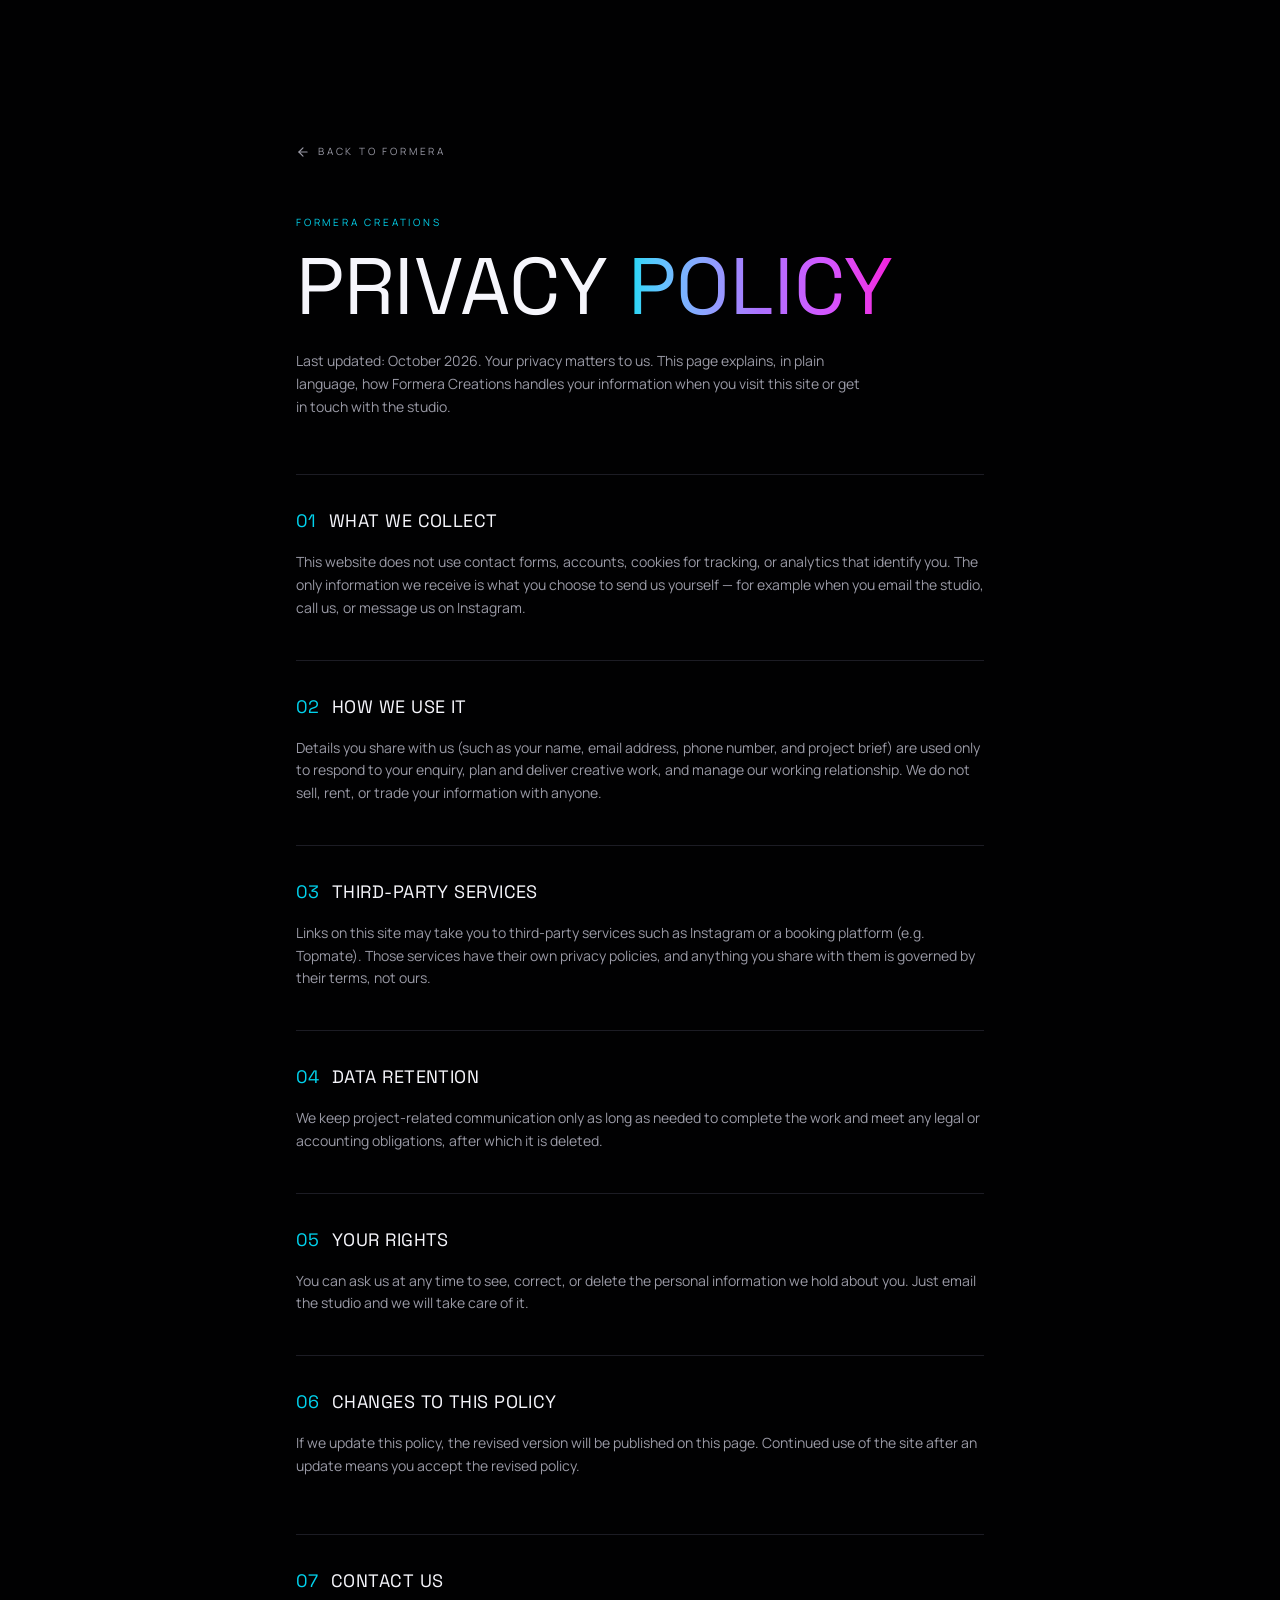
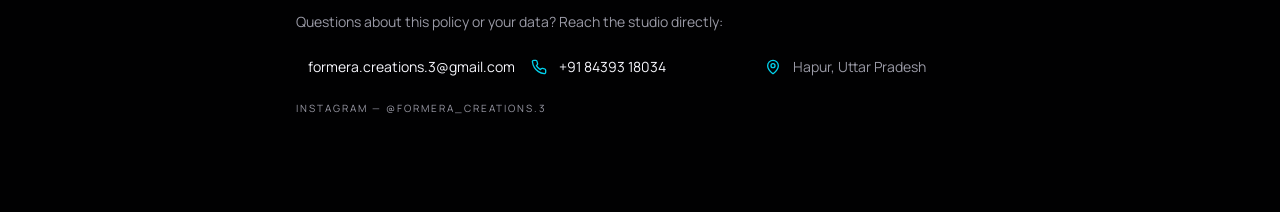
<file: privacy.html>
<head>
    
<!-- Google Analytics 4 - FORMERA -->
<script async src="https://www.googletagmanager.com/gtag/js?id=G-Q5YD5QLEEW"></script>

<script>
  window.dataLayer = window.dataLayer || [];
  function gtag(){dataLayer.push(arguments);}
  gtag('js', new Date());

  gtag('config', 'G-Q5YD5QLEEW');
</script>
    <meta charset="utf-8"/>
    <meta name="viewport" content="width=device-width, initial-scale=1"/>
    <title>Privacy Policy — Formera Creations</title>
    <meta name="description" content="How Formera Creations handles your information when you visit this site or contact the studio."/>
    <meta name="author" content="Formera"/>
    <meta property="og:title" content="Privacy Policy — Formera Creations"/>
    <meta property="og:description" content="How Formera Creations handles your information when you visit this site or contact the studio."/>
    <meta property="og:type" content="website"/>
    <meta name="twitter:card" content="summary"/>
    <meta property="og:url" content="https://formera-08.github.io/formera-in/privacy.html"/>
    <meta property="og:site_name" content="Formera"/>
    <meta property="og:locale" content="en_IN"/>
    <meta name="twitter:title" content="Privacy Policy — Formera Creations"/>
    <meta name="twitter:description" content="How Formera Creations handles your information when you visit this site or contact the studio."/>
    <link rel="preconnect" href="https://fonts.googleapis.com"/>
    <link rel="preconnect" href="https://fonts.gstatic.com" crossorigin="anonymous"/>
    <link rel="stylesheet" href="https://fonts.googleapis.com/css2?family=Manrope:wght@400;500;600&amp;family=Space+Grotesk:wght@400;500;600;700&amp;display=swap"/>
    <link rel="stylesheet" href="css/styles.css"/>
    <link rel="icon" href="favicon.png" type="image/png"/>
    <link rel="canonical" href="https://formera-08.github.io/formera-in/privacy.html"/>
    <link rel="alternate" hreflang="en-IN" href="https://formera-08.github.io/formera-in/privacy.html"/>
    <link rel="alternate" hreflang="x-default" href="https://formera-08.github.io/formera-in/privacy.html"/>
    <script type="application/ld+json">
      {
       "@context": "https://schema.org",
       "@type": "BreadcrumbList",
      "itemListElement": [
    {
      "@type": "ListItem",
      "position": 1,
      "name": "Home",
      "item": "https://formera-08.github.io/formera-in/"
    },
    {
      "@type": "ListItem",
      "position": 2,
      "name": "Privacy Policy",
      "item": "https://formera-08.github.io/formera-in/privacy.html"
    }
  ]
}
  </script>
  </head>
  <body>
    <main id="top" class="min-h-screen bg-background text-foreground">
      <div class="mx-auto max-w-3xl px-5 pb-24 pt-28 md:px-10 md:pt-36">
        <a href="index.html" class="inline-flex items-center gap-2 text-[10px] uppercase tracking-[0.28em] text-muted-foreground transition-colors hover:text-accent"><svg xmlns="http://www.w3.org/2000/svg" width="24" height="24" viewBox="0 0 24 24" fill="none" stroke="currentColor" stroke-width="2" stroke-linecap="round" stroke-linejoin="round" class="lucide lucide-arrow-left size-3.5" aria-hidden="true"><path d="m12 19-7-7 7-7"></path><path d="M19 12H5"></path></svg> Back to Formera</a>
        <p class="mt-14 text-[10px] uppercase tracking-[0.28em] text-accent">Formera Creations</p>
        <h1 class="mt-4 font-display text-[clamp(2.5rem,7vw,5rem)] uppercase leading-none">Privacy <span class="text-gradient">policy</span></h1>
        <p class="mt-6 max-w-xl text-sm leading-relaxed text-muted-foreground">Last updated: October 2026. Your privacy matters to us. This page explains, in plain language, how Formera Creations handles your information when you visit this site or get in touch with the studio.</p>
        <div class="mt-14 space-y-10">
          <section class="border-t border-border pt-8">
            <h2 class="font-display text-lg uppercase tracking-wide"><span class="mr-3 text-accent">01</span>What we collect</h2>
            <p class="mt-4 text-sm leading-relaxed text-muted-foreground">This website does not use contact forms, accounts, cookies for tracking, or analytics that identify you. The only information we receive is what you choose to send us yourself — for example when you email the studio, call us, or message us on Instagram.</p>
          </section>
          <section class="border-t border-border pt-8">
            <h2 class="font-display text-lg uppercase tracking-wide"><span class="mr-3 text-accent">02</span>How we use it</h2>
            <p class="mt-4 text-sm leading-relaxed text-muted-foreground">Details you share with us (such as your name, email address, phone number, and project brief) are used only to respond to your enquiry, plan and deliver creative work, and manage our working relationship. We do not sell, rent, or trade your information with anyone.</p>
          </section>
          <section class="border-t border-border pt-8">
            <h2 class="font-display text-lg uppercase tracking-wide"><span class="mr-3 text-accent">03</span>Third-party services</h2>
            <p class="mt-4 text-sm leading-relaxed text-muted-foreground">Links on this site may take you to third-party services such as Instagram or a booking platform (e.g. Topmate). Those services have their own privacy policies, and anything you share with them is governed by their terms, not ours.</p>
          </section>
          <section class="border-t border-border pt-8">
            <h2 class="font-display text-lg uppercase tracking-wide"><span class="mr-3 text-accent">04</span>Data retention</h2>
            <p class="mt-4 text-sm leading-relaxed text-muted-foreground">We keep project-related communication only as long as needed to complete the work and meet any legal or accounting obligations, after which it is deleted.</p>
          </section>
          <section class="border-t border-border pt-8">
            <h2 class="font-display text-lg uppercase tracking-wide"><span class="mr-3 text-accent">05</span>Your rights</h2>
            <p class="mt-4 text-sm leading-relaxed text-muted-foreground">You can ask us at any time to see, correct, or delete the personal information we hold about you. Just email the studio and we will take care of it.</p>
          </section>
          <section class="border-t border-border pt-8">
            <h2 class="font-display text-lg uppercase tracking-wide"><span class="mr-3 text-accent">06</span>Changes to this policy</h2>
            <p class="mt-4 text-sm leading-relaxed text-muted-foreground">If we update this policy, the revised version will be published on this page. Continued use of the site after an update means you accept the revised policy.</p>
          </section>
        </div>
        <section class="mt-14 border-t border-border pt-8">
          <h2 class="font-display text-lg uppercase tracking-wide"><span class="mr-3 text-accent">07</span>Contact us</h2>
          <p class="mt-4 text-sm leading-relaxed text-muted-foreground">Questions about this policy or your data? Reach the studio directly:</p>
          <div class="mt-6 grid gap-4 text-sm sm:grid-cols-3">
            <a href="mailto:formera.creations.3@gmail.com" class="contact-link"><svg xmlns="http://www.w3.org/2000/svg" width="24" height="24" viewBox="0 0 24 24" fill="none" stroke="currentColor" stroke-width="2" stroke-linecap="round" stroke-linejoin="round" class="lucide lucide-mail size-4 text-accent" aria-hidden="true"><rect width="20" height="16" x="2" y="4" rx="2"></rect><path d="m22 7-8.97 5.7a1.94 1.94 0 0 1-2.06 0L2 7"></path></svg>formera.creations.3@gmail.com</a>
            <a href="tel:+918439318034" class="contact-link"><svg xmlns="http://www.w3.org/2000/svg" width="24" height="24" viewBox="0 0 24 24" fill="none" stroke="currentColor" stroke-width="2" stroke-linecap="round" stroke-linejoin="round" class="lucide lucide-phone size-4 text-accent" aria-hidden="true"><path d="M22 16.92v3a2 2 0 0 1-2.18 2 19.79 19.79 0 0 1-8.63-3.07 19.5 19.5 0 0 1-6-6 19.79 19.79 0 0 1-3.07-8.67A2 2 0 0 1 4.11 2h3a2 2 0 0 1 2 1.72 12.84 12.84 0 0 0 .7 2.81 2 2 0 0 1-.45 2.11L8.09 9.91a16 16 0 0 0 6 6l1.27-1.27a2 2 0 0 1 2.11-.45 12.84 12.84 0 0 0 2.81.7A2 2 0 0 1 22 16.92z"></path></svg>+91 84393 18034</a>
            <span class="contact-link text-muted-foreground"><svg xmlns="http://www.w3.org/2000/svg" width="24" height="24" viewBox="0 0 24 24" fill="none" stroke="currentColor" stroke-width="2" stroke-linecap="round" stroke-linejoin="round" class="lucide lucide-map-pin size-4 text-accent" aria-hidden="true"><path d="M20 10c0 4.993-5.539 10.193-7.399 11.799a1 1 0 0 1-1.202 0C9.539 20.193 4 14.993 4 10a8 8 0 0 1 16 0"></path><circle cx="12" cy="10" r="3"></circle></svg>Hapur, Uttar Pradesh</span>
          </div>
          <a href="https://www.instagram.com/formera_creations.3/" target="_blank" rel="noreferrer" class="mt-6 inline-flex items-center gap-2 text-[10px] uppercase tracking-[0.2em] text-muted-foreground transition-colors hover:text-accent">Instagram — @formera_creations.3</a>
        </section>
      </div>
    </main>
  </body>
</html>
</file>
<file: css/styles.css>
/*
 * Formera Creations — stylesheet.
 * This is the compiled result of the original src/styles.css (Tailwind CSS 4 + your theme: colours, fonts,
 * 3D tool tiles, booking cards, hero vignette, brand gradient). Colours are the same oklch values as the original.
 */
/*! tailwindcss v4.3.3 | MIT License | https://tailwindcss.com */
@layer properties;
@layer theme, base, components, utilities;
@layer theme {
  :root, :host {
    --font-sans: "Manrope", sans-serif;
    --font-mono: ui-monospace, SFMono-Regular, Menlo, Monaco, Consolas, "Liberation Mono",
          "Courier New", monospace;
    --spacing: 0.25rem;
    --container-sm: 24rem;
    --container-md: 28rem;
    --container-xl: 36rem;
    --container-3xl: 48rem;
    --container-5xl: 64rem;
    --text-xs: 0.75rem;
    --text-xs--line-height: calc(1 / 0.75);
    --text-sm: 0.875rem;
    --text-sm--line-height: calc(1.25 / 0.875);
    --text-base: 1rem;
    --text-base--line-height: calc(1.5 / 1);
    --text-lg: 1.125rem;
    --text-lg--line-height: calc(1.75 / 1.125);
    --text-xl: 1.25rem;
    --text-xl--line-height: calc(1.75 / 1.25);
    --text-2xl: 1.5rem;
    --text-2xl--line-height: calc(2 / 1.5);
    --text-3xl: 1.875rem;
    --text-3xl--line-height: calc(2.25 / 1.875);
    --text-4xl: 2.25rem;
    --text-4xl--line-height: calc(2.5 / 2.25);
    --text-5xl: 3rem;
    --text-5xl--line-height: 1;
    --text-6xl: 3.75rem;
    --text-6xl--line-height: 1;
    --text-7xl: 4.5rem;
    --text-7xl--line-height: 1;
    --font-weight-medium: 500;
    --font-weight-semibold: 600;
    --font-weight-bold: 700;
    --tracking-tight: -0.025em;
    --tracking-wide: 0.025em;
    --leading-tight: 1.25;
    --leading-relaxed: 1.625;
    --blur-sm: 8px;
    --default-transition-duration: 150ms;
    --default-transition-timing-function: cubic-bezier(0.4, 0, 0.2, 1);
    --default-font-family: "Manrope", sans-serif;
    --default-mono-font-family: var(--font-mono);
    --color-background: var(--background);
    --color-foreground: var(--foreground);
    --color-border: var(--border);
  }
}
@layer base {
  *, ::after, ::before, ::backdrop, ::file-selector-button {
    box-sizing: border-box;
    margin: 0;
    padding: 0;
    border: 0 solid;
  }
  html, :host {
    line-height: 1.5;
    -webkit-text-size-adjust: 100%;
    tab-size: 4;
    font-family: var(--default-font-family, -apple-system, BlinkMacSystemFont, "Segoe UI", Roboto, "Helvetica Neue", "Noto Sans", Arial, sans-serif, "Apple Color Emoji", "Segoe UI Emoji", "Segoe UI Symbol", "Noto Color Emoji");
    font-feature-settings: var(--default-font-feature-settings, normal);
    font-variation-settings: var(--default-font-variation-settings, normal);
    -webkit-tap-highlight-color: transparent;
  }
  hr {
    height: 0;
    color: inherit;
    border-top-width: 1px;
  }
  abbr:where([title]) {
    -webkit-text-decoration: underline dotted;
    text-decoration: underline dotted;
  }
  h1, h2, h3, h4, h5, h6 {
    font-size: inherit;
    font-weight: inherit;
  }
  a {
    color: inherit;
    -webkit-text-decoration: inherit;
    text-decoration: inherit;
  }
  b, strong {
    font-weight: bolder;
  }
  code, kbd, samp, pre {
    font-family: var(--default-mono-font-family, ui-monospace, SFMono-Regular, Menlo, Monaco, Consolas, "Liberation Mono", "Courier New", monospace);
    font-feature-settings: var(--default-mono-font-feature-settings, normal);
    font-variation-settings: var(--default-mono-font-variation-settings, normal);
    font-size: 1em;
  }
  small {
    font-size: 80%;
  }
  sub, sup {
    font-size: 75%;
    line-height: 0;
    position: relative;
    vertical-align: baseline;
  }
  sub {
    bottom: -0.25em;
  }
  sup {
    top: -0.5em;
  }
  table {
    text-indent: 0;
    border-color: inherit;
    border-collapse: collapse;
  }
  :-moz-focusring:where(:not(iframe)) {
    outline: auto;
  }
  progress {
    vertical-align: baseline;
  }
  summary {
    display: list-item;
  }
  ol, ul, menu {
    list-style: none;
  }
  img, svg, video, canvas, audio, iframe, embed, object {
    display: block;
    vertical-align: middle;
  }
  img, video {
    max-width: 100%;
    height: auto;
  }
  button, input, select, optgroup, textarea, ::file-selector-button {
    font: inherit;
    font-feature-settings: inherit;
    font-variation-settings: inherit;
    letter-spacing: inherit;
    color: inherit;
    border-radius: 0;
    background-color: transparent;
    opacity: 1;
  }
  :where(select:is([multiple], [size])) optgroup {
    font-weight: bolder;
  }
  :where(select:is([multiple], [size])) optgroup option {
    padding-inline-start: 20px;
  }
  ::file-selector-button {
    margin-inline-end: 4px;
  }
  ::placeholder {
    opacity: 1;
  }
  @supports (not (-webkit-appearance: -apple-pay-button))  or (contain-intrinsic-size: 1px) {
    ::placeholder {
      color: currentcolor;
    }
    @supports (color: color-mix(in lab, red, red)) {
      ::placeholder {
        color: color-mix(in oklab, currentcolor 50%, transparent);
      }
    }
  }
  textarea {
    resize: vertical;
  }
  ::-webkit-search-decoration {
    -webkit-appearance: none;
  }
  ::-webkit-date-and-time-value {
    min-height: 1lh;
    text-align: inherit;
  }
  ::-webkit-datetime-edit {
    display: inline-flex;
  }
  ::-webkit-datetime-edit-fields-wrapper {
    padding: 0;
  }
  ::-webkit-datetime-edit, ::-webkit-datetime-edit-year-field, ::-webkit-datetime-edit-month-field, ::-webkit-datetime-edit-day-field, ::-webkit-datetime-edit-hour-field, ::-webkit-datetime-edit-minute-field, ::-webkit-datetime-edit-second-field, ::-webkit-datetime-edit-millisecond-field, ::-webkit-datetime-edit-meridiem-field {
    padding-block: 0;
  }
  ::-webkit-calendar-picker-indicator {
    line-height: 1;
  }
  :-moz-ui-invalid {
    box-shadow: none;
  }
  button, input:where([type="button"], [type="reset"], [type="submit"]), ::file-selector-button {
    appearance: button;
  }
  ::-webkit-inner-spin-button, ::-webkit-outer-spin-button {
    height: auto;
  }
  [hidden]:where(:not([hidden="until-found"])) {
    display: none !important;
  }
}
@layer utilities {
  .tool-tile-shine {
    position: absolute;
    inset: 0;
    pointer-events: none;
    background: linear-gradient(135deg, currentColor, transparent 42%);
    opacity: 0.09;
  }
  .pointer-events-none {
    pointer-events: none;
  }
  .visible {
    visibility: visible;
  }
  .booking-horizon {
    position: absolute;
    inset: 35% -15% -30%;
    opacity: 0.55;
    background-image: linear-gradient(var(--stream-border) 1px, transparent 1px), linear-gradient(90deg, var(--stream-border) 1px, transparent 1px);
    background-size: 5rem 5rem;
    transform: rotateX(68deg);
    transform-origin: center top;
    mask-image: linear-gradient(to bottom, transparent, black 30%, transparent 92%);
  }
  .absolute {
    position: absolute;
  }
  .relative {
    position: relative;
  }
  .static {
    position: static;
  }
  .inset-0 {
    inset: 0px;
  }
  .top-4 {
    top: calc(var(--spacing) * 4);
  }
  .left-4 {
    left: calc(var(--spacing) * 4);
  }
  .isolate {
    isolation: isolate;
  }
  .z-10 {
    z-index: 10;
  }
  .z-20 {
    z-index: 20;
  }
  .mx-auto {
    margin-inline: auto;
  }
  .mt-2 {
    margin-top: calc(var(--spacing) * 2);
  }
  .mt-3 {
    margin-top: calc(var(--spacing) * 3);
  }
  .mt-4 {
    margin-top: calc(var(--spacing) * 4);
  }
  .mt-5 {
    margin-top: calc(var(--spacing) * 5);
  }
  .mt-6 {
    margin-top: calc(var(--spacing) * 6);
  }
  .mt-7 {
    margin-top: calc(var(--spacing) * 7);
  }
  .mt-8 {
    margin-top: calc(var(--spacing) * 8);
  }
  .mt-10 {
    margin-top: calc(var(--spacing) * 10);
  }
  .mt-14 {
    margin-top: calc(var(--spacing) * 14);
  }
  .mt-16 {
    margin-top: calc(var(--spacing) * 16);
  }
  .mt-20 {
    margin-top: calc(var(--spacing) * 20);
  }
  .mt-24 {
    margin-top: calc(var(--spacing) * 24);
  }
  .mt-auto {
    margin-top: auto;
  }
  .mr-3 {
    margin-right: calc(var(--spacing) * 3);
  }
  .mb-2 {
    margin-bottom: calc(var(--spacing) * 2);
  }
  .mb-3 {
    margin-bottom: calc(var(--spacing) * 3);
  }
  .mb-4 {
    margin-bottom: calc(var(--spacing) * 4);
  }
  .mb-14 {
    margin-bottom: calc(var(--spacing) * 14);
  }
  .mb-16 {
    margin-bottom: calc(var(--spacing) * 16);
  }
  .featured-work-grid {
    display: grid;
    gap: 2rem;
  }
  @media (min-width: 768px) {
    .featured-work-grid {
      grid-template-columns: minmax(0, 2.15fr) minmax(19rem, 0.9fr);
      gap: 2.5rem;
    }
  }
  .service-grid {
    display: grid;
  }
  @media (min-width: 768px) {
    .service-grid {
      grid-template-columns: repeat(2, minmax(0, 1fr));
    }
  }
  @media (min-width: 768px) {
    .service-grid > article:nth-child(odd) {
      border-right: 1px solid var(--border);
    }
  }
  .contact-link {
    display: flex;
    align-items: center;
    gap: 0.75rem;
    transition: color 180ms ease;
  }
  .contact-link:hover {
    color: var(--accent);
  }
  .block {
    display: block;
  }
  .flex {
    display: flex;
  }
  .grid {
    display: grid;
  }
  .hidden {
    display: none;
  }
  .inline-flex {
    display: inline-flex;
  }
  .aspect-\[16\/10\] {
    aspect-ratio: 16/10;
  }
  .size-3 {
    width: calc(var(--spacing) * 3);
    height: calc(var(--spacing) * 3);
  }
  .size-3\.5 {
    width: calc(var(--spacing) * 3.5);
    height: calc(var(--spacing) * 3.5);
  }
  .size-4 {
    width: calc(var(--spacing) * 4);
    height: calc(var(--spacing) * 4);
  }
  .size-8 {
    width: calc(var(--spacing) * 8);
    height: calc(var(--spacing) * 8);
  }
  .size-11 {
    width: calc(var(--spacing) * 11);
    height: calc(var(--spacing) * 11);
  }
  .size-14 {
    width: calc(var(--spacing) * 14);
    height: calc(var(--spacing) * 14);
  }
  .h-10 {
    height: calc(var(--spacing) * 10);
  }
  .h-full {
    height: 100%;
  }
  .booking-card {
    min-height: 20rem;
    transition: transform 300ms ease, border-color 300ms ease;
  }
  .booking-card:hover {
    transform: translateY(-0.5rem);
    border-color: var(--accent);
  }
  .min-h-52 {
    min-height: calc(var(--spacing) * 52);
  }
  .min-h-\[calc\(100svh-96px\)\] {
    min-height: calc(100svh - 96px);
  }
  .min-h-screen {
    min-height: 100vh;
  }
  .min-h-svh {
    min-height: 100svh;
  }
  .w-auto {
    width: auto;
  }
  .w-full {
    width: 100%;
  }
  .max-w-3xl {
    max-width: var(--container-3xl);
  }
  .max-w-5xl {
    max-width: var(--container-5xl);
  }
  .max-w-md {
    max-width: var(--container-md);
  }
  .max-w-sm {
    max-width: var(--container-sm);
  }
  .max-w-xl {
    max-width: var(--container-xl);
  }
  .tool-tile {
    transform: rotateY(-8deg) rotateX(7deg);
    transform-style: preserve-3d;
    box-shadow: 0.7rem 0.9rem 0 var(--border), 0 1.5rem 3rem var(--stream-glow);
    animation: tool-float 5s ease-in-out infinite;
    transition: border-color 250ms ease, box-shadow 250ms ease;
  }
  .tool-tile:nth-child(even) {
    transform: rotateY(8deg) rotateX(7deg);
  }
  .tool-tile:hover {
    border-color: currentColor;
    box-shadow: 0.7rem 0.9rem 0 var(--border), 0 1.5rem 3rem var(--stream-glow);
  }
  .tool-mark {
    background: var(--secondary);
    box-shadow: 0.35rem 0.35rem 0 var(--border);
    transform: translateZ(1.4rem);
  }
  .booking-grid {
    transform-style: preserve-3d;
  }
  @media (min-width: 768px) {
    .booking-grid > article:nth-child(1) {
      transform: rotateY(6deg) translateZ(1.5rem);
    }
  }
  @media (min-width: 768px) {
    .booking-grid > article:nth-child(2) {
      transform: translateZ(4rem);
    }
  }
  @media (min-width: 768px) {
    .booking-grid > article:nth-child(3) {
      transform: rotateY(-6deg) translateZ(1.5rem);
    }
  }
  .grid-cols-2 {
    grid-template-columns: repeat(2, minmax(0, 1fr));
  }
  .flex-col {
    flex-direction: column;
  }
  .flex-wrap {
    flex-wrap: wrap;
  }
  .place-items-center {
    place-items: center;
  }
  .items-center {
    align-items: center;
  }
  .items-end {
    align-items: flex-end;
  }
  .justify-between {
    justify-content: space-between;
  }
  .justify-center {
    justify-content: center;
  }
  .gap-2 {
    gap: calc(var(--spacing) * 2);
  }
  .gap-3 {
    gap: calc(var(--spacing) * 3);
  }
  .gap-4 {
    gap: calc(var(--spacing) * 4);
  }
  .gap-5 {
    gap: calc(var(--spacing) * 5);
  }
  .gap-7 {
    gap: calc(var(--spacing) * 7);
  }
  .gap-8 {
    gap: calc(var(--spacing) * 8);
  }
  .gap-14 {
    gap: calc(var(--spacing) * 14);
  }
  .gap-px {
    gap: 1px;
  }
  :where(.space-y-10 > :not(:last-child)) {
    --tw-space-y-reverse: 0;
    margin-block-start: calc(calc(var(--spacing) * 10) * var(--tw-space-y-reverse));
    margin-block-end: calc(calc(var(--spacing) * 10) * calc(1 - var(--tw-space-y-reverse)));
  }
  :where(.space-y-20 > :not(:last-child)) {
    --tw-space-y-reverse: 0;
    margin-block-start: calc(calc(var(--spacing) * 20) * var(--tw-space-y-reverse));
    margin-block-end: calc(calc(var(--spacing) * 20) * calc(1 - var(--tw-space-y-reverse)));
  }
  .overflow-hidden {
    overflow: hidden;
  }
  .overflow-x-auto {
    overflow-x: auto;
  }
  .overflow-x-hidden {
    overflow-x: hidden;
  }
  .rounded-full {
    border-radius: calc(infinity * 1px);
  }
  .rounded-md {
    border-radius: calc(var(--radius) - 2px);
  }
  .border {
    border-style: var(--tw-border-style);
    border-width: 1px;
  }
  .border-y {
    border-block-style: var(--tw-border-style);
    border-block-width: 1px;
  }
  .border-t {
    border-top-style: var(--tw-border-style);
    border-top-width: 1px;
  }
  .border-r {
    border-right-style: var(--tw-border-style);
    border-right-width: 1px;
  }
  .border-b {
    border-bottom-style: var(--tw-border-style);
    border-bottom-width: 1px;
  }
  .border-l {
    border-left-style: var(--tw-border-style);
    border-left-width: 1px;
  }
  .border-border {
    border-color: var(--border);
  }
  .border-current {
    border-color: currentcolor;
  }
  .border-foreground\/50 {
    border-color: var(--foreground);
  }
  @supports (color: color-mix(in lab, red, red)) {
    .border-foreground\/50 {
      border-color: color-mix(in oklab, var(--foreground) 50%, transparent);
    }
  }
  .border-input {
    border-color: var(--input);
  }
  .border-stream-border {
    border-color: var(--stream-border);
  }
  .bg-background {
    background-color: var(--background);
  }
  .bg-background\/80 {
    background-color: var(--background);
  }
  @supports (color: color-mix(in lab, red, red)) {
    .bg-background\/80 {
      background-color: color-mix(in oklab, var(--background) 80%, transparent);
    }
  }
  .bg-background\/85 {
    background-color: var(--background);
  }
  @supports (color: color-mix(in lab, red, red)) {
    .bg-background\/85 {
      background-color: color-mix(in oklab, var(--background) 85%, transparent);
    }
  }
  .bg-border {
    background-color: var(--border);
  }
  .bg-card {
    background-color: var(--card);
  }
  .bg-muted {
    background-color: var(--muted);
  }
  .bg-primary {
    background-color: var(--primary);
  }
  .bg-secondary {
    background-color: var(--secondary);
  }
  .text-gradient {
    background: var(--brand-gradient);
    background-clip: text;
    color: transparent;
  }
  .object-cover {
    object-fit: cover;
  }
  .p-4 {
    padding: calc(var(--spacing) * 4);
  }
  .p-6 {
    padding: calc(var(--spacing) * 6);
  }
  .p-8 {
    padding: calc(var(--spacing) * 8);
  }
  .px-3 {
    padding-inline: calc(var(--spacing) * 3);
  }
  .px-4 {
    padding-inline: calc(var(--spacing) * 4);
  }
  .px-5 {
    padding-inline: calc(var(--spacing) * 5);
  }
  .py-1 {
    padding-block: var(--spacing);
  }
  .py-2 {
    padding-block: calc(var(--spacing) * 2);
  }
  .py-5 {
    padding-block: calc(var(--spacing) * 5);
  }
  .py-6 {
    padding-block: calc(var(--spacing) * 6);
  }
  .py-8 {
    padding-block: calc(var(--spacing) * 8);
  }
  .py-24 {
    padding-block: calc(var(--spacing) * 24);
  }
  .pt-5 {
    padding-top: calc(var(--spacing) * 5);
  }
  .pt-8 {
    padding-top: calc(var(--spacing) * 8);
  }
  .pt-12 {
    padding-top: calc(var(--spacing) * 12);
  }
  .pt-20 {
    padding-top: calc(var(--spacing) * 20);
  }
  .pt-24 {
    padding-top: calc(var(--spacing) * 24);
  }
  .pt-28 {
    padding-top: calc(var(--spacing) * 28);
  }
  .pb-1 {
    padding-bottom: var(--spacing);
  }
  .pb-2 {
    padding-bottom: calc(var(--spacing) * 2);
  }
  .pb-5 {
    padding-bottom: calc(var(--spacing) * 5);
  }
  .pb-7 {
    padding-bottom: calc(var(--spacing) * 7);
  }
  .pb-8 {
    padding-bottom: calc(var(--spacing) * 8);
  }
  .pb-10 {
    padding-bottom: calc(var(--spacing) * 10);
  }
  .pb-16 {
    padding-bottom: calc(var(--spacing) * 16);
  }
  .pb-24 {
    padding-bottom: calc(var(--spacing) * 24);
  }
  .text-center {
    text-align: center;
  }
  .text-right {
    text-align: right;
  }
  .font-display {
    font-family: "Space Grotesk", sans-serif;
  }
  .text-2xl {
    font-size: var(--text-2xl);
    line-height: var(--tw-leading, var(--text-2xl--line-height));
  }
  .text-3xl {
    font-size: var(--text-3xl);
    line-height: var(--tw-leading, var(--text-3xl--line-height));
  }
  .text-4xl {
    font-size: var(--text-4xl);
    line-height: var(--tw-leading, var(--text-4xl--line-height));
  }
  .text-5xl {
    font-size: var(--text-5xl);
    line-height: var(--tw-leading, var(--text-5xl--line-height));
  }
  .text-7xl {
    font-size: var(--text-7xl);
    line-height: var(--tw-leading, var(--text-7xl--line-height));
  }
  .text-base {
    font-size: var(--text-base);
    line-height: var(--tw-leading, var(--text-base--line-height));
  }
  .text-lg {
    font-size: var(--text-lg);
    line-height: var(--tw-leading, var(--text-lg--line-height));
  }
  .text-sm {
    font-size: var(--text-sm);
    line-height: var(--tw-leading, var(--text-sm--line-height));
  }
  .text-xl {
    font-size: var(--text-xl);
    line-height: var(--tw-leading, var(--text-xl--line-height));
  }
  .text-xs {
    font-size: var(--text-xs);
    line-height: var(--tw-leading, var(--text-xs--line-height));
  }
  .text-\[10px\] {
    font-size: 10px;
  }
  .text-\[clamp\(1\.2rem\,3vw\,2\.5rem\)\] {
    font-size: clamp(1.2rem, 3vw, 2.5rem);
  }
  .text-\[clamp\(2\.5rem\,7vw\,5rem\)\] {
    font-size: clamp(2.5rem, 7vw, 5rem);
  }
  .text-\[clamp\(3\.5rem\,12vw\,11rem\)\] {
    font-size: clamp(3.5rem, 12vw, 11rem);
  }
  .text-\[clamp\(3rem\,10vw\,9rem\)\] {
    font-size: clamp(3rem, 10vw, 9rem);
  }
  .leading-\[0\.8\] {
    --tw-leading: 0.8;
    line-height: 0.8;
  }
  .leading-\[1\.05\] {
    --tw-leading: 1.05;
    line-height: 1.05;
  }
  .leading-\[1\.15\] {
    --tw-leading: 1.15;
    line-height: 1.15;
  }
  .leading-none {
    --tw-leading: 1;
    line-height: 1;
  }
  .leading-relaxed {
    --tw-leading: var(--leading-relaxed);
    line-height: var(--leading-relaxed);
  }
  .leading-tight {
    --tw-leading: var(--leading-tight);
    line-height: var(--leading-tight);
  }
  .font-bold {
    --tw-font-weight: var(--font-weight-bold);
    font-weight: var(--font-weight-bold);
  }
  .font-medium {
    --tw-font-weight: var(--font-weight-medium);
    font-weight: var(--font-weight-medium);
  }
  .font-semibold {
    --tw-font-weight: var(--font-weight-semibold);
    font-weight: var(--font-weight-semibold);
  }
  .tracking-\[0\.2em\] {
    --tw-tracking: 0.2em;
    letter-spacing: 0.2em;
  }
  .tracking-\[0\.03em\] {
    --tw-tracking: 0.03em;
    letter-spacing: 0.03em;
  }
  .tracking-\[0\.12em\] {
    --tw-tracking: 0.12em;
    letter-spacing: 0.12em;
  }
  .tracking-\[0\.14em\] {
    --tw-tracking: 0.14em;
    letter-spacing: 0.14em;
  }
  .tracking-\[0\.16em\] {
    --tw-tracking: 0.16em;
    letter-spacing: 0.16em;
  }
  .tracking-\[0\.18em\] {
    --tw-tracking: 0.18em;
    letter-spacing: 0.18em;
  }
  .tracking-\[0\.28em\] {
    --tw-tracking: 0.28em;
    letter-spacing: 0.28em;
  }
  .tracking-\[0\.36em\] {
    --tw-tracking: 0.36em;
    letter-spacing: 0.36em;
  }
  .tracking-tight {
    --tw-tracking: var(--tracking-tight);
    letter-spacing: var(--tracking-tight);
  }
  .tracking-wide {
    --tw-tracking: var(--tracking-wide);
    letter-spacing: var(--tracking-wide);
  }
  .nav-link {
    color: var(--muted-foreground);
    transition: color 180ms ease;
  }
  .nav-link:hover {
    color: var(--foreground);
  }
  .text-accent {
    color: var(--accent);
  }
  .text-foreground {
    color: var(--foreground);
  }
  .text-foreground\/85 {
    color: var(--foreground);
  }
  @supports (color: color-mix(in lab, red, red)) {
    .text-foreground\/85 {
      color: color-mix(in oklab, var(--foreground) 85%, transparent);
    }
  }
  .text-muted-foreground {
    color: var(--muted-foreground);
  }
  .text-primary-foreground {
    color: var(--primary-foreground);
  }
  .uppercase {
    text-transform: uppercase;
  }
  .shadow-stream-card {
    --tw-shadow: 0 0 40px var(--tw-shadow-color, var(--stream-glow));
    box-shadow: var(--tw-inset-shadow), var(--tw-inset-ring-shadow), var(--tw-ring-offset-shadow), var(--tw-ring-shadow), var(--tw-shadow);
  }
  .saturate-125 {
    --tw-saturate: saturate(125%);
    filter: var(--tw-blur,) var(--tw-brightness,) var(--tw-contrast,) var(--tw-grayscale,) var(--tw-hue-rotate,) var(--tw-invert,) var(--tw-saturate,) var(--tw-sepia,) var(--tw-drop-shadow,);
  }
  .backdrop-blur-sm {
    --tw-backdrop-blur: blur(var(--blur-sm));
    -webkit-backdrop-filter: var(--tw-backdrop-blur,) var(--tw-backdrop-brightness,) var(--tw-backdrop-contrast,) var(--tw-backdrop-grayscale,) var(--tw-backdrop-hue-rotate,) var(--tw-backdrop-invert,) var(--tw-backdrop-opacity,) var(--tw-backdrop-saturate,) var(--tw-backdrop-sepia,);
    backdrop-filter: var(--tw-backdrop-blur,) var(--tw-backdrop-brightness,) var(--tw-backdrop-contrast,) var(--tw-backdrop-grayscale,) var(--tw-backdrop-hue-rotate,) var(--tw-backdrop-invert,) var(--tw-backdrop-opacity,) var(--tw-backdrop-saturate,) var(--tw-backdrop-sepia,);
  }
  .transition-colors {
    transition-property: color, background-color, border-color, outline-color, text-decoration-color, fill, stroke, --tw-gradient-from, --tw-gradient-via, --tw-gradient-to;
    transition-timing-function: var(--tw-ease, var(--default-transition-timing-function));
    transition-duration: var(--tw-duration, var(--default-transition-duration));
  }
  .transition-opacity {
    transition-property: opacity;
    transition-timing-function: var(--tw-ease, var(--default-transition-timing-function));
    transition-duration: var(--tw-duration, var(--default-transition-duration));
  }
  .transition-transform {
    transition-property: transform, translate, scale, rotate;
    transition-timing-function: var(--tw-ease, var(--default-transition-timing-function));
    transition-duration: var(--tw-duration, var(--default-transition-duration));
  }
  .duration-300 {
    --tw-duration: 300ms;
    transition-duration: 300ms;
  }
  .duration-700 {
    --tw-duration: 700ms;
    transition-duration: 700ms;
  }
  .booking-stage {
    background: var(--hero-surface);
    perspective: 75rem;
  }
  .tools-stage {
    background: var(--hero-surface);
    perspective: 65rem;
  }
  .bg-hero {
    background: var(--hero-surface);
  }
  .bg-hero-vignette {
    background: var(--hero-vignette);
  }
  .tools-grid {
    transform-style: preserve-3d;
  }
  @media (hover: hover) {
    .group-hover\:translate-x-0\.5:is(:where(.group):hover *) {
      --tw-translate-x: calc(var(--spacing) * 0.5);
      translate: var(--tw-translate-x) var(--tw-translate-y);
    }
    .group-hover\:translate-x-2:is(:where(.group):hover *) {
      --tw-translate-x: calc(var(--spacing) * 2);
      translate: var(--tw-translate-x) var(--tw-translate-y);
    }
    .group-hover\:-translate-y-0\.5:is(:where(.group):hover *) {
      --tw-translate-y: calc(var(--spacing) * -0.5);
      translate: var(--tw-translate-x) var(--tw-translate-y);
    }
    .group-hover\:text-accent:is(:where(.group):hover *) {
      color: var(--accent);
    }
    .hover\:scale-\[1\.02\]:hover {
      scale: 1.02;
    }
    .hover\:border-accent:hover {
      border-color: var(--accent);
    }
    .hover\:bg-accent:hover {
      background-color: var(--accent);
    }
    .hover\:bg-primary\/90:hover {
      background-color: var(--primary);
    }
    @supports (color: color-mix(in lab, red, red)) {
      .hover\:bg-primary\/90:hover {
        background-color: color-mix(in oklab, var(--primary) 90%, transparent);
      }
    }
    .hover\:text-accent:hover {
      color: var(--accent);
    }
    .hover\:opacity-75:hover {
      opacity: 75%;
    }
  }
  @media (width >= 40rem) {
    .sm\:min-h-60 {
      min-height: calc(var(--spacing) * 60);
    }
    .sm\:grid-cols-3 {
      grid-template-columns: repeat(3, minmax(0, 1fr));
    }
    .sm\:flex-row {
      flex-direction: row;
    }
  }
  @media (width >= 48rem) {
    .md\:order-1 {
      order: 1;
    }
    .md\:order-2 {
      order: 2;
    }
    .md\:col-span-2 {
      grid-column: span 2 / span 2;
    }
    .md\:col-span-4 {
      grid-column: span 4 / span 4;
    }
    .md\:col-span-6 {
      grid-column: span 6 / span 6;
    }
    .md\:block {
      display: block;
    }
    .md\:size-14 {
      width: calc(var(--spacing) * 14);
      height: calc(var(--spacing) * 14);
    }
    .md\:size-16 {
      width: calc(var(--spacing) * 16);
      height: calc(var(--spacing) * 16);
    }
    .md\:h-12 {
      height: calc(var(--spacing) * 12);
    }
    .md\:grid-cols-2 {
      grid-template-columns: repeat(2, minmax(0, 1fr));
    }
    .md\:grid-cols-3 {
      grid-template-columns: repeat(3, minmax(0, 1fr));
    }
    .md\:grid-cols-4 {
      grid-template-columns: repeat(4, minmax(0, 1fr));
    }
    .md\:grid-cols-12 {
      grid-template-columns: repeat(12, minmax(0, 1fr));
    }
    .md\:grid-cols-\[1fr_2\.2fr\] {
      grid-template-columns: 1fr 2.2fr;
    }
    .md\:flex-row {
      flex-direction: row;
    }
    .md\:items-end {
      align-items: flex-end;
    }
    .md\:gap-5 {
      gap: calc(var(--spacing) * 5);
    }
    .md\:gap-8 {
      gap: calc(var(--spacing) * 8);
    }
    :where(.md\:space-y-32 > :not(:last-child)) {
      --tw-space-y-reverse: 0;
      margin-block-start: calc(calc(var(--spacing) * 32) * var(--tw-space-y-reverse));
      margin-block-end: calc(calc(var(--spacing) * 32) * calc(1 - var(--tw-space-y-reverse)));
    }
    .md\:p-5 {
      padding: calc(var(--spacing) * 5);
    }
    .md\:p-8 {
      padding: calc(var(--spacing) * 8);
    }
    .md\:p-9 {
      padding: calc(var(--spacing) * 9);
    }
    .md\:px-10 {
      padding-inline: calc(var(--spacing) * 10);
    }
    .md\:py-7 {
      padding-block: calc(var(--spacing) * 7);
    }
    .md\:py-36 {
      padding-block: calc(var(--spacing) * 36);
    }
    .md\:pt-28 {
      padding-top: calc(var(--spacing) * 28);
    }
    .md\:pt-36 {
      padding-top: calc(var(--spacing) * 36);
    }
    .md\:pb-10 {
      padding-bottom: calc(var(--spacing) * 10);
    }
    .md\:pb-36 {
      padding-bottom: calc(var(--spacing) * 36);
    }
    .md\:text-right {
      text-align: right;
    }
    .md\:text-3xl {
      font-size: var(--text-3xl);
      line-height: var(--tw-leading, var(--text-3xl--line-height));
    }
    .md\:text-5xl {
      font-size: var(--text-5xl);
      line-height: var(--tw-leading, var(--text-5xl--line-height));
    }
    .md\:text-6xl {
      font-size: var(--text-6xl);
      line-height: var(--tw-leading, var(--text-6xl--line-height));
    }
    .md\:text-7xl {
      font-size: var(--text-7xl);
      line-height: var(--tw-leading, var(--text-7xl--line-height));
    }
    .md\:text-base {
      font-size: var(--text-base);
      line-height: var(--tw-leading, var(--text-base--line-height));
    }
    .md\:text-lg {
      font-size: var(--text-lg);
      line-height: var(--tw-leading, var(--text-lg--line-height));
    }
  }
  @media (width >= 64rem) {
    .lg\:flex {
      display: flex;
    }
    .lg\:grid-cols-6 {
      grid-template-columns: repeat(6, minmax(0, 1fr));
    }
  }
}
:root {
  --radius: 0.4rem;
  --background: oklch(0.075 0.008 286);
  --foreground: oklch(0.975 0.008 286);
  --card: oklch(0.12 0.015 286);
  --card-foreground: oklch(0.975 0.008 286);
  --popover: oklch(0.12 0.015 286);
  --popover-foreground: oklch(0.975 0.008 286);
  --primary: oklch(0.73 0.2 303);
  --primary-foreground: oklch(0.08 0.01 286);
  --secondary: oklch(0.11 0.015 286);
  --secondary-foreground: oklch(0.975 0.008 286);
  --muted: oklch(0.16 0.016 286);
  --muted-foreground: oklch(0.69 0.018 286);
  --accent: oklch(0.79 0.14 211);
  --accent-foreground: oklch(0.08 0.01 286);
  --destructive: oklch(0.577 0.245 27.325);
  --destructive-foreground: oklch(0.984 0.003 247.858);
  --border: oklch(0.28 0.018 286 / 70%);
  --input: oklch(0.22 0.018 286);
  --ring: oklch(0.73 0.2 303);
  --stream-border: oklch(0.86 0.12 248 / 28%);
  --stream-glow: oklch(0.67 0.27 315 / 18%);
  --hero-surface: linear-gradient(180deg, oklch(0.075 0.008 286), oklch(0.1 0.03 298));
  --hero-vignette: linear-gradient(180deg, oklch(0.075 0.008 286 / 45%) 0%, transparent 24%, transparent 68%, oklch(0.075 0.008 286 / 90%) 100%);
  --brand-gradient: linear-gradient(90deg, oklch(0.81 0.14 210), oklch(0.7 0.25 294), oklch(0.67 0.29 334));
  --tool-magenta: oklch(0.73 0.22 338);
  --chart-1: oklch(0.646 0.222 41.116);
  --chart-2: oklch(0.6 0.118 184.704);
  --chart-3: oklch(0.398 0.07 227.392);
  --chart-4: oklch(0.828 0.189 84.429);
  --chart-5: oklch(0.769 0.188 70.08);
  --sidebar: oklch(0.984 0.003 247.858);
  --sidebar-foreground: oklch(0.129 0.042 264.695);
  --sidebar-primary: oklch(0.208 0.042 265.755);
  --sidebar-primary-foreground: oklch(0.984 0.003 247.858);
  --sidebar-accent: oklch(0.968 0.007 247.896);
  --sidebar-accent-foreground: oklch(0.208 0.042 265.755);
  --sidebar-border: oklch(0.929 0.013 255.508);
  --sidebar-ring: oklch(0.704 0.04 256.788);
}
.dark {
  --background: oklch(0.129 0.042 264.695);
  --foreground: oklch(0.984 0.003 247.858);
  --card: oklch(0.208 0.042 265.755);
  --card-foreground: oklch(0.984 0.003 247.858);
  --popover: oklch(0.208 0.042 265.755);
  --popover-foreground: oklch(0.984 0.003 247.858);
  --primary: oklch(0.929 0.013 255.508);
  --primary-foreground: oklch(0.208 0.042 265.755);
  --secondary: oklch(0.279 0.041 260.031);
  --secondary-foreground: oklch(0.984 0.003 247.858);
  --muted: oklch(0.279 0.041 260.031);
  --muted-foreground: oklch(0.704 0.04 256.788);
  --accent: oklch(0.279 0.041 260.031);
  --accent-foreground: oklch(0.984 0.003 247.858);
  --destructive: oklch(0.704 0.191 22.216);
  --destructive-foreground: oklch(0.984 0.003 247.858);
  --border: oklch(1 0 0 / 10%);
  --input: oklch(1 0 0 / 15%);
  --ring: oklch(0.551 0.027 264.364);
  --chart-1: oklch(0.488 0.243 264.376);
  --chart-2: oklch(0.696 0.17 162.48);
  --chart-3: oklch(0.769 0.188 70.08);
  --chart-4: oklch(0.627 0.265 303.9);
  --chart-5: oklch(0.645 0.246 16.439);
  --sidebar: oklch(0.208 0.042 265.755);
  --sidebar-foreground: oklch(0.984 0.003 247.858);
  --sidebar-primary: oklch(0.488 0.243 264.376);
  --sidebar-primary-foreground: oklch(0.984 0.003 247.858);
  --sidebar-accent: oklch(0.279 0.041 260.031);
  --sidebar-accent-foreground: oklch(0.984 0.003 247.858);
  --sidebar-border: oklch(1 0 0 / 10%);
  --sidebar-ring: oklch(0.551 0.027 264.364);
}
@layer base {
  * {
    border-color: var(--color-border);
  }
  body {
    background-color: var(--color-background);
    color: var(--color-foreground);
    font-family: var(--font-sans);
    letter-spacing: 0;
  }
  html {
    scroll-behavior: smooth;
  }
  ::selection {
    background: var(--primary);
    color: var(--primary-foreground);
  }
}
@keyframes tool-float {
  0%, 100% {
    translate: 0 0;
  }
  50% {
    translate: 0 -0.45rem;
  }
}
@media (prefers-reduced-motion: reduce) {
  html {
    scroll-behavior: auto;
  }
  *, *::before, *::after {
    animation-duration: 0.01ms !important;
    transition-duration: 0.01ms !important;
  }
}
@property --tw-space-y-reverse {
  syntax: "*";
  inherits: false;
  initial-value: 0;
}
@property --tw-border-style {
  syntax: "*";
  inherits: false;
  initial-value: solid;
}
@property --tw-leading {
  syntax: "*";
  inherits: false;
}
@property --tw-font-weight {
  syntax: "*";
  inherits: false;
}
@property --tw-tracking {
  syntax: "*";
  inherits: false;
}
@property --tw-shadow {
  syntax: "*";
  inherits: false;
  initial-value: 0 0 #0000;
}
@property --tw-shadow-color {
  syntax: "*";
  inherits: false;
}
@property --tw-shadow-alpha {
  syntax: "<percentage>";
  inherits: false;
  initial-value: 100%;
}
@property --tw-inset-shadow {
  syntax: "*";
  inherits: false;
  initial-value: 0 0 #0000;
}
@property --tw-inset-shadow-color {
  syntax: "*";
  inherits: false;
}
@property --tw-inset-shadow-alpha {
  syntax: "<percentage>";
  inherits: false;
  initial-value: 100%;
}
@property --tw-ring-color {
  syntax: "*";
  inherits: false;
}
@property --tw-ring-shadow {
  syntax: "*";
  inherits: false;
  initial-value: 0 0 #0000;
}
@property --tw-inset-ring-color {
  syntax: "*";
  inherits: false;
}
@property --tw-inset-ring-shadow {
  syntax: "*";
  inherits: false;
  initial-value: 0 0 #0000;
}
@property --tw-ring-inset {
  syntax: "*";
  inherits: false;
}
@property --tw-ring-offset-width {
  syntax: "<length>";
  inherits: false;
  initial-value: 0px;
}
@property --tw-ring-offset-color {
  syntax: "*";
  inherits: false;
  initial-value: #fff;
}
@property --tw-ring-offset-shadow {
  syntax: "*";
  inherits: false;
  initial-value: 0 0 #0000;
}
@property --tw-blur {
  syntax: "*";
  inherits: false;
}
@property --tw-brightness {
  syntax: "*";
  inherits: false;
}
@property --tw-contrast {
  syntax: "*";
  inherits: false;
}
@property --tw-grayscale {
  syntax: "*";
  inherits: false;
}
@property --tw-hue-rotate {
  syntax: "*";
  inherits: false;
}
@property --tw-invert {
  syntax: "*";
  inherits: false;
}
@property --tw-opacity {
  syntax: "*";
  inherits: false;
}
@property --tw-saturate {
  syntax: "*";
  inherits: false;
}
@property --tw-sepia {
  syntax: "*";
  inherits: false;
}
@property --tw-drop-shadow {
  syntax: "*";
  inherits: false;
}
@property --tw-drop-shadow-color {
  syntax: "*";
  inherits: false;
}
@property --tw-drop-shadow-alpha {
  syntax: "<percentage>";
  inherits: false;
  initial-value: 100%;
}
@property --tw-drop-shadow-size {
  syntax: "*";
  inherits: false;
}
@property --tw-backdrop-blur {
  syntax: "*";
  inherits: false;
}
@property --tw-backdrop-brightness {
  syntax: "*";
  inherits: false;
}
@property --tw-backdrop-contrast {
  syntax: "*";
  inherits: false;
}
@property --tw-backdrop-grayscale {
  syntax: "*";
  inherits: false;
}
@property --tw-backdrop-hue-rotate {
  syntax: "*";
  inherits: false;
}
@property --tw-backdrop-invert {
  syntax: "*";
  inherits: false;
}
@property --tw-backdrop-opacity {
  syntax: "*";
  inherits: false;
}
@property --tw-backdrop-saturate {
  syntax: "*";
  inherits: false;
}
@property --tw-backdrop-sepia {
  syntax: "*";
  inherits: false;
}
@property --tw-duration {
  syntax: "*";
  inherits: false;
}
@property --tw-translate-x {
  syntax: "*";
  inherits: false;
  initial-value: 0;
}
@property --tw-translate-y {
  syntax: "*";
  inherits: false;
  initial-value: 0;
}
@property --tw-translate-z {
  syntax: "*";
  inherits: false;
  initial-value: 0;
}
@layer properties {
  @supports ((-webkit-hyphens: none) and (not (margin-trim: inline))) or ((-moz-orient: inline) and (not (color:rgb(from red r g b)))) {
    *, ::before, ::after, ::backdrop {
      --tw-space-y-reverse: 0;
      --tw-border-style: solid;
      --tw-leading: initial;
      --tw-font-weight: initial;
      --tw-tracking: initial;
      --tw-shadow: 0 0 #0000;
      --tw-shadow-color: initial;
      --tw-shadow-alpha: 100%;
      --tw-inset-shadow: 0 0 #0000;
      --tw-inset-shadow-color: initial;
      --tw-inset-shadow-alpha: 100%;
      --tw-ring-color: initial;
      --tw-ring-shadow: 0 0 #0000;
      --tw-inset-ring-color: initial;
      --tw-inset-ring-shadow: 0 0 #0000;
      --tw-ring-inset: initial;
      --tw-ring-offset-width: 0px;
      --tw-ring-offset-color: #fff;
      --tw-ring-offset-shadow: 0 0 #0000;
      --tw-blur: initial;
      --tw-brightness: initial;
      --tw-contrast: initial;
      --tw-grayscale: initial;
      --tw-hue-rotate: initial;
      --tw-invert: initial;
      --tw-opacity: initial;
      --tw-saturate: initial;
      --tw-sepia: initial;
      --tw-drop-shadow: initial;
      --tw-drop-shadow-color: initial;
      --tw-drop-shadow-alpha: 100%;
      --tw-drop-shadow-size: initial;
      --tw-backdrop-blur: initial;
      --tw-backdrop-brightness: initial;
      --tw-backdrop-contrast: initial;
      --tw-backdrop-grayscale: initial;
      --tw-backdrop-hue-rotate: initial;
      --tw-backdrop-invert: initial;
      --tw-backdrop-opacity: initial;
      --tw-backdrop-saturate: initial;
      --tw-backdrop-sepia: initial;
      --tw-duration: initial;
      --tw-translate-x: 0;
      --tw-translate-y: 0;
      --tw-translate-z: 0;
    }
  }
}

/*
 * OPTIONAL: tint colours for the six "Tools of the trade" tiles.
 * The original src/styles.css defines these three classes, but the original build never generated them
 * (the class name is assembled in code as tool-tone-${tone}, which Tailwind cannot detect), so on the original
 * site the tiles are plain white. To switch the cyan / violet / magenta tints on, delete the comment opener on
 * the line directly below this note and the comment closer on the line directly after the three rules.
 */
/*
.tool-tone-cyan { color: var(--accent); }
.tool-tone-violet { color: var(--primary); }
.tool-tone-magenta { color: var(--tool-magenta); }
*/
</file>
